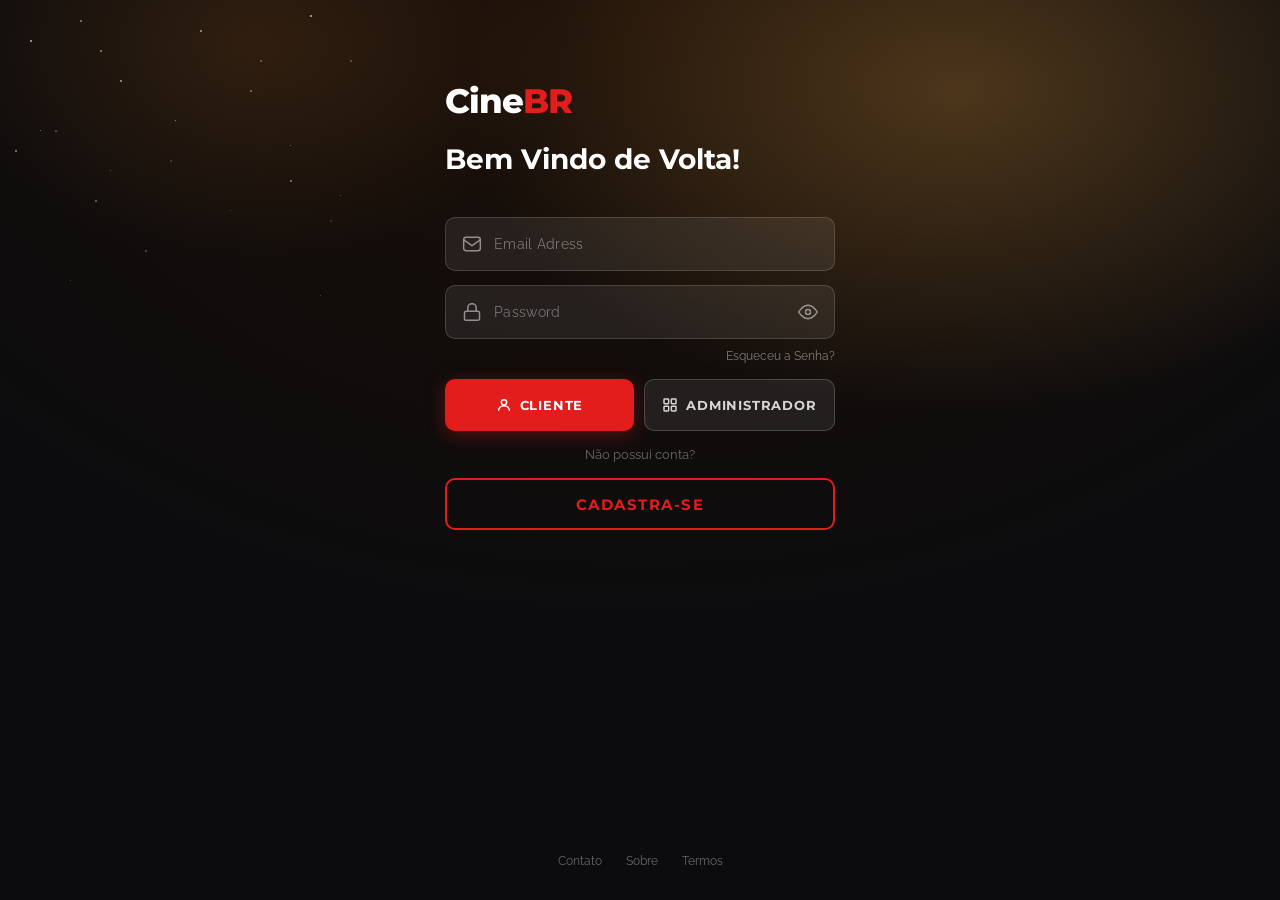
<file: index.html>
<!DOCTYPE html>
<html lang="pt-BR">
<head>
  <meta charset="UTF-8"/>
  <meta name="viewport" content="width=device-width, initial-scale=1.0"/>
  <title>CineBr - Login</title>
  <link href="https://fonts.googleapis.com/css2?family=Montserrat:wght@300;400;600;700;800;900&family=Raleway:wght@300;400;500;600&display=swap" rel="stylesheet"/>
  <link rel="stylesheet" href="style.css"/>
</head>
<body>
<div id="app">
 <div class="phone-shell">
  <div class="star-bg"></div>

  <div class="screen" id="splash">
    <div class="splash-logo">
      <span class="logo-cine">Cine</span><span class="logo-br">BR</span>
    </div>
    <div class="spinner">
      <div class="dot"></div><div class="dot"></div><div class="dot"></div>
      <div class="dot"></div><div class="dot"></div><div class="dot"></div>
      <div class="dot"></div><div class="dot"></div>
    </div>
  </div>

  <div class="screen hidden" id="login">
    <div class="login-top">
      <div class="login-logo">
        <span class="logo-cine">Cine</span><span class="logo-br">BR</span>
      </div>
      <div class="login-title">Bem Vindo de Volta!</div>
    </div>

    <div class="login-form">
      <div class="input-wrap">
        <svg class="input-icon" viewBox="0 0 24 24" fill="none" stroke="white" stroke-width="1.8" stroke-linecap="round" stroke-linejoin="round">
          <rect x="2" y="4" width="20" height="16" rx="3"/><path d="M2 7l10 7 10-7"/>
        </svg>
        <input type="email" placeholder="Email Adress" autocomplete="email"/>
      </div>
      <div class="input-wrap">
        <svg class="input-icon" viewBox="0 0 24 24" fill="none" stroke="white" stroke-width="1.8" stroke-linecap="round" stroke-linejoin="round">
          <rect x="3" y="11" width="18" height="11" rx="2"/><path d="M7 11V7a5 5 0 0 1 10 0v4"/>
        </svg>
        <input type="password" id="pwdLogin" placeholder="Password" autocomplete="current-password"/>
        <button class="eye-btn" onclick="toggleEye('pwdLogin','eyeLogin')" aria-label="Ver senha">
          <svg id="eyeLogin" width="20" height="20" viewBox="0 0 24 24" fill="none" stroke="white" stroke-width="1.8" stroke-linecap="round" stroke-linejoin="round">
            <path d="M1 12s4-8 11-8 11 8 11 8-4 8-11 8-11-8-11-8z"/><circle cx="12" cy="12" r="3"/>
          </svg>
        </button>
      </div>
      <a href="#" class="forgot-link">Esqueceu a Senha?</a>
      <div class="login-role-row">
        <button class="btn-role btn-role-cliente" onclick="goTo('home')">
          <svg width="16" height="16" viewBox="0 0 24 24" fill="none" stroke="currentColor" stroke-width="2.2" stroke-linecap="round" stroke-linejoin="round">
            <circle cx="12" cy="8" r="4"/><path d="M4 20c0-4 3.6-7 8-7s8 3 8 7"/>
          </svg>
          Cliente
        </button>
        <button class="btn-role btn-role-admin" onclick="goTo('admin')">
          <svg width="16" height="16" viewBox="0 0 24 24" fill="none" stroke="currentColor" stroke-width="2.2" stroke-linecap="round" stroke-linejoin="round">
            <rect x="3" y="3" width="7" height="7" rx="1"/><rect x="14" y="3" width="7" height="7" rx="1"/>
            <rect x="3" y="14" width="7" height="7" rx="1"/><rect x="14" y="14" width="7" height="7" rx="1"/>
          </svg>
          Administrador
        </button>
      </div>
      <div class="divider-text">Não possui conta?</div>
      <button class="btn-outline" onclick="goTo('cadastro')">Cadastra-se</button>
    </div>

    <div class="login-footer">
      <a href="#">Contato</a><a href="#">Sobre</a><a href="#">Termos</a>
    </div>
  </div>

  <div class="screen hidden" id="cadastro">
    <div class="cadastro-inner">
      <div class="cadastro-top">
        <div class="login-logo" style="font-size:32px;margin-bottom:16px;">
          <span class="logo-cine">Cine</span><span class="logo-br">BR</span>
        </div>
        <div class="cadastro-title">Cadastre-Se!</div>
      </div>

      <div class="cadastro-form">
        <div class="input-wrap">
          <svg class="input-icon" viewBox="0 0 24 24" fill="none" stroke="white" stroke-width="1.8" stroke-linecap="round" stroke-linejoin="round">
            <circle cx="12" cy="8" r="4"/><path d="M4 20c0-4 3.6-7 8-7s8 3 8 7"/>
          </svg>
          <input type="text" placeholder="Seu Nome" autocomplete="name"/>
        </div>
        <div class="input-wrap">
          <svg class="input-icon" viewBox="0 0 24 24" fill="none" stroke="white" stroke-width="1.8" stroke-linecap="round" stroke-linejoin="round">
            <rect x="2" y="4" width="20" height="16" rx="3"/><path d="M2 7l10 7 10-7"/>
          </svg>
          <input type="email" placeholder="Endereço de e-mail" autocomplete="email"/>
        </div>
        <div class="input-wrap">
          <svg class="input-icon" viewBox="0 0 24 24" fill="none" stroke="white" stroke-width="1.8" stroke-linecap="round" stroke-linejoin="round">
            <rect x="3" y="11" width="18" height="11" rx="2"/><path d="M7 11V7a5 5 0 0 1 10 0v4"/>
          </svg>
          <input type="password" id="pwdCad" placeholder="Senha" autocomplete="new-password"/>
          <button class="eye-btn" onclick="toggleEye('pwdCad','eyeCad')" aria-label="Ver senha">
            <svg id="eyeCad" width="20" height="20" viewBox="0 0 24 24" fill="none" stroke="white" stroke-width="1.8" stroke-linecap="round" stroke-linejoin="round">
              <path d="M1 12s4-8 11-8 11 8 11 8-4 8-11 8-11-8-11-8z"/><circle cx="12" cy="12" r="3"/>
            </svg>
          </button>
        </div>
        <div class="input-wrap">
          <svg class="input-icon" viewBox="0 0 24 24" fill="none" stroke="white" stroke-width="1.8" stroke-linecap="round" stroke-linejoin="round">
            <rect x="3" y="11" width="18" height="11" rx="2"/><path d="M7 11V7a5 5 0 0 1 10 0v4"/>
          </svg>
          <input type="password" id="pwdConf" placeholder="Confirmar Senha" autocomplete="new-password"/>
          <button class="eye-btn" onclick="toggleEye('pwdConf','eyeConf')" aria-label="Ver senha">
            <svg id="eyeConf" width="20" height="20" viewBox="0 0 24 24" fill="none" stroke="white" stroke-width="1.8" stroke-linecap="round" stroke-linejoin="round">
              <path d="M1 12s4-8 11-8 11 8 11 8-4 8-11 8-11-8-11-8z"/><circle cx="12" cy="12" r="3"/>
            </svg>
          </button>
        </div>

        <div>
          <div class="tipo-label">Tipo de Conta</div>
          <div class="tipo-conta">
            <div class="tipo-btn cliente active" onclick="selectTipo(this)">
              <div class="tipo-icon">👤</div>Cliente
            </div>
            <div class="tipo-btn admin" onclick="selectTipo(this)">
              <div class="tipo-icon">⚙️</div>Administrador
            </div>
          </div>
        </div>

        <div class="termos-row">
          <div class="custom-checkbox" id="termosCheck" onclick="toggleCheck()">
            <svg width="11" height="9" viewBox="0 0 11 9" fill="none">
              <path d="M1 4L4 7.5L10 1" stroke="white" stroke-width="2" stroke-linecap="round" stroke-linejoin="round"/>
            </svg>
          </div>
          <span class="termos-text">Concordo com os <a href="#">Termos de Uso</a></span>
        </div>

        <button class="btn-primary" style="margin-top:4px;" onclick="goTo('login')">Cadastrar</button>

        <div class="ja-tem-conta">
          Já tem uma conta? <a onclick="goTo('login')">Fazer login</a>
        </div>
      </div>

      <div class="cadastro-footer">
        <a href="#">Contato</a><a href="#">Sobre</a><a href="#">Termos</a>
      </div>
    </div>
  </div>

 </div>
</div>
<script src="script.js"></script>
</body>
</html>
</file>
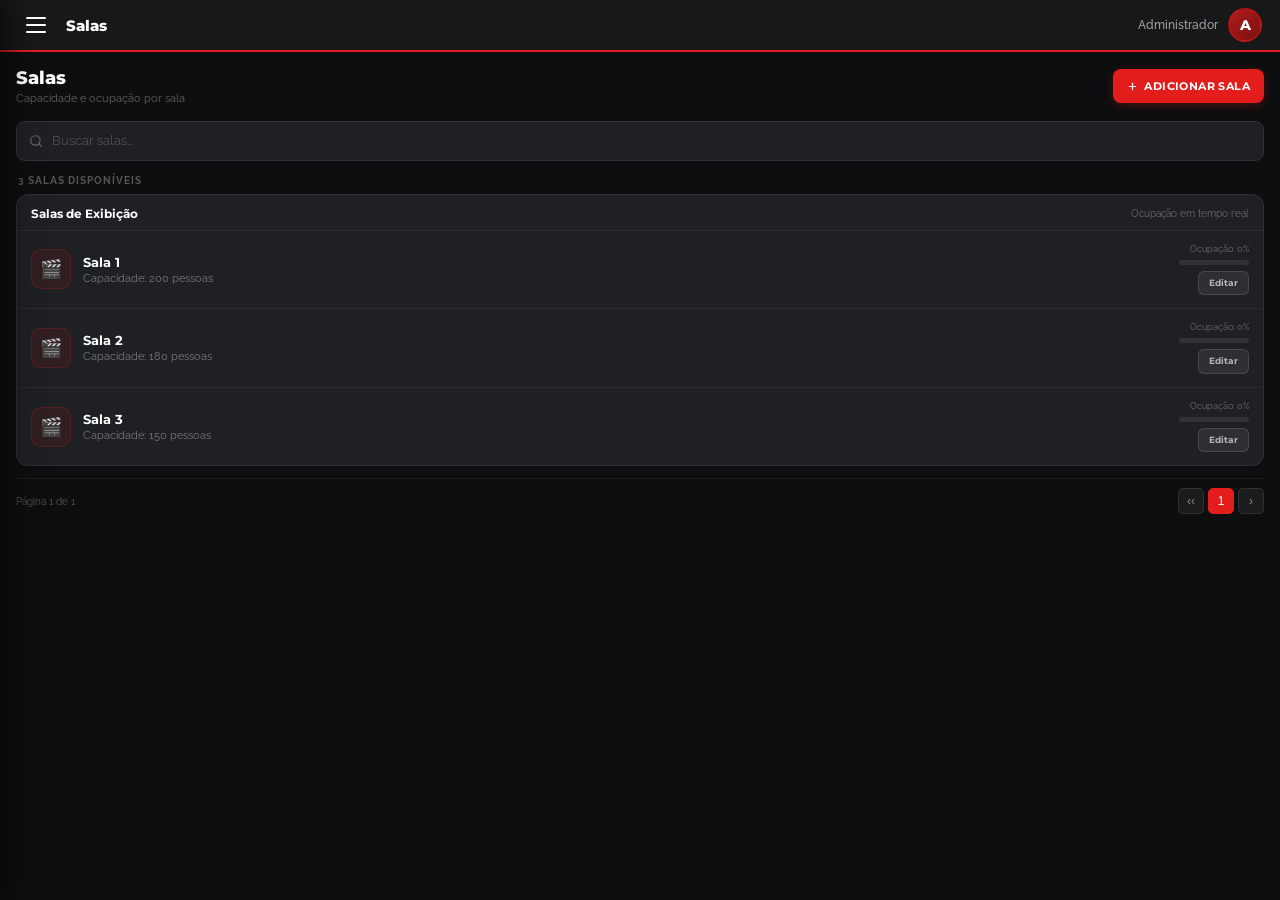
<file: admin-salas.html>
<!DOCTYPE html>
<html lang="pt-BR">
<head>
  <meta charset="UTF-8"/>
  <meta name="viewport" content="width=device-width, initial-scale=1.0"/>
  <title>CineBr - Salas</title>
  <link href="https://fonts.googleapis.com/css2?family=Montserrat:wght@300;400;600;700;800;900&family=Raleway:wght@300;400;500;600&display=swap" rel="stylesheet"/>
  <link rel="stylesheet" href="style.css"/>
</head>
<body>
<div id="app">
 <div class="phone-shell">
  <div class="star-bg"></div>

  <div class="screen" id="admin-dashboard">
    <div class="admin-topbar">
      <div class="admin-topbar-left">
        <button class="admin-hamburger" onclick="openAdminSidebar()" aria-label="Menu">
          <span></span><span></span><span></span>
        </button>
        <div class="admin-topbar-title">Salas</div>
      </div>
      <div class="admin-topbar-right">
        <span class="admin-user-name">Administrador</span>
        <div class="admin-avatar-btn" onclick="_prevScreen='admin-dashboard'; goTo('perfil')" title="Meu Perfil">A</div>
      </div>
    </div>

    <div class="admin-sidebar-overlay" id="adminSidebarOverlay" onclick="closeAdminSidebar()"></div>

    <div class="admin-sidebar" id="adminSidebar">
      <div class="admin-sidebar-head">
        <div class="admin-sidebar-logo"><span class="logo-cine">Cine</span><span class="logo-br">BR</span></div>
        <button class="admin-sidebar-close" onclick="closeAdminSidebar()">
          <svg width="13" height="13" viewBox="0 0 24 24" fill="none" stroke="white" stroke-width="2.5" stroke-linecap="round"><line x1="18" y1="6" x2="6" y2="18"/><line x1="6" y1="6" x2="18" y2="18"/></svg>
        </button>
      </div>

      <div class="admin-sidebar-profile" onclick="closeAdminSidebar(); _prevScreen='admin-dashboard'; goTo('perfil');">
        <div class="admin-sidebar-avatar">A</div>
        <div class="admin-sidebar-profile-info">
          <div class="admin-sidebar-profile-name">Administrador</div>
          <div class="admin-sidebar-profile-role">Acesso total ao sistema</div>
        </div>
      </div>

      <nav class="admin-nav">
        <div class="admin-nav-item" id="navDashboard" onclick="goTo('admin')">
          <svg width="16" height="16" viewBox="0 0 24 24" fill="none" stroke="currentColor" stroke-width="2" stroke-linecap="round" stroke-linejoin="round"><rect x="3" y="3" width="7" height="7" rx="1"/><rect x="14" y="3" width="7" height="7" rx="1"/><rect x="3" y="14" width="7" height="7" rx="1"/><rect x="14" y="14" width="7" height="7" rx="1"/></svg>
          Dashboard
        </div>
        <div class="admin-nav-item" id="navFilmes" onclick="goTo('admin-filmes')">
          <svg width="16" height="16" viewBox="0 0 24 24" fill="none" stroke="currentColor" stroke-width="2" stroke-linecap="round" stroke-linejoin="round"><rect x="2" y="2" width="20" height="20" rx="2"/><path d="M7 2v20M17 2v20M2 12h20M2 7h5M17 7h5M2 17h5M17 17h5"/></svg>
          Filmes
        </div>
        <div class="admin-nav-item active" id="navSalas" onclick="goTo('admin-salas')">
          <svg width="16" height="16" viewBox="0 0 24 24" fill="none" stroke="currentColor" stroke-width="2" stroke-linecap="round" stroke-linejoin="round"><path d="M3 9l9-7 9 7v11a2 2 0 0 1-2 2H5a2 2 0 0 1-2-2z"/><polyline points="9 22 9 12 15 12 15 22"/></svg>
          Salas
        </div>
        <div class="admin-nav-item" id="navSessoes" onclick="goTo('admin-sessoes')">
          <svg width="16" height="16" viewBox="0 0 24 24" fill="none" stroke="currentColor" stroke-width="2" stroke-linecap="round" stroke-linejoin="round"><circle cx="12" cy="12" r="10"/><polyline points="12 6 12 12 16 14"/></svg>
          Sessões
        </div>
        <div class="admin-nav-item" id="navRelatorios" onclick="goTo('admin-relatorios')">
          <svg width="16" height="16" viewBox="0 0 24 24" fill="none" stroke="currentColor" stroke-width="2" stroke-linecap="round" stroke-linejoin="round"><line x1="18" y1="20" x2="18" y2="10"/><line x1="12" y1="20" x2="12" y2="4"/><line x1="6" y1="20" x2="6" y2="14"/></svg>
          Relatórios
        </div>
      </nav>

      <div class="admin-sidebar-bottom">
        <div class="admin-nav-sair" onclick="goTo('login')">
          <svg width="16" height="16" viewBox="0 0 24 24" fill="none" stroke="currentColor" stroke-width="2" stroke-linecap="round" stroke-linejoin="round"><path d="M9 21H5a2 2 0 0 1-2-2V5a2 2 0 0 1 2-2h4"/><polyline points="16 17 21 12 16 7"/><line x1="21" y1="12" x2="9" y2="12"/></svg>
          ↔ Sair
        </div>
      </div>
    </div>

    <div class="admin-main">
      <div class="admin-body">
        <div class="admin-panel-section active" id="panel-salas">
          <div class="adm-page-header">
            <div>
              <div class="adm-page-title">Salas</div>
              <div class="adm-page-sub">Capacidade e ocupação por sala</div>
            </div>
            <button class="adm-add-btn" onclick="showToast('Formulário de nova sala em breve','#3b82f6')">
              <svg width="11" height="11" viewBox="0 0 24 24" fill="none" stroke="currentColor" stroke-width="2.5" stroke-linecap="round"><line x1="12" y1="5" x2="12" y2="19"/><line x1="5" y1="12" x2="19" y2="12"/></svg>
              Adicionar Sala
            </button>
          </div>

          <div class="adm-search">
            <svg width="14" height="14" viewBox="0 0 24 24" fill="none" stroke="white" stroke-width="2" stroke-linecap="round" stroke-linejoin="round"><circle cx="11" cy="11" r="8"/><line x1="21" y1="21" x2="16.65" y2="16.65"/></svg>
            <input type="text" placeholder="Buscar salas..."/>
          </div>

          <div class="adm-section-label">3 salas disponíveis</div>

          <div class="adm-card">
            <div class="adm-card-header">
              <span class="adm-card-header-title">Salas de Exibição</span>
              <span class="adm-card-header-badge">Ocupação em tempo real</span>
            </div>

            <div class="adm-sala-row">
              <div class="adm-sala-icon">🎬</div>
              <div class="adm-sala-info">
                <div class="adm-sala-name">Sala 1</div>
                <div class="adm-sala-cap">Capacidade: 200 pessoas</div>
              </div>
              <div class="adm-sala-right">
                <div class="adm-sala-occ-label">Ocupação: <span id="sala1Pct">0%</span></div>
                <div class="adm-sala-occ-bar-bg">
                  <div class="adm-sala-occ-bar" id="sala1Bar" style="width:0%;background:#E31C1C;"></div>
                </div>
                <button class="adm-btn default" onclick="showToast('Editando Sala 1...','#3b82f6')">Editar</button>
              </div>
            </div>

            <div class="adm-sala-row">
              <div class="adm-sala-icon">🎬</div>
              <div class="adm-sala-info">
                <div class="adm-sala-name">Sala 2</div>
                <div class="adm-sala-cap">Capacidade: 180 pessoas</div>
              </div>
              <div class="adm-sala-right">
                <div class="adm-sala-occ-label">Ocupação: <span id="sala2Pct">0%</span></div>
                <div class="adm-sala-occ-bar-bg">
                  <div class="adm-sala-occ-bar" id="sala2Bar" style="width:0%;background:#c8960c;"></div>
                </div>
                <button class="adm-btn default" onclick="showToast('Editando Sala 2...','#3b82f6')">Editar</button>
              </div>
            </div>

            <div class="adm-sala-row">
              <div class="adm-sala-icon">🎬</div>
              <div class="adm-sala-info">
                <div class="adm-sala-name">Sala 3</div>
                <div class="adm-sala-cap">Capacidade: 150 pessoas</div>
              </div>
              <div class="adm-sala-right">
                <div class="adm-sala-occ-label">Ocupação: <span id="sala3Pct">0%</span></div>
                <div class="adm-sala-occ-bar-bg">
                  <div class="adm-sala-occ-bar" id="sala3Bar" style="width:0%;background:#3b82f6;"></div>
                </div>
                <button class="adm-btn default" onclick="showToast('Editando Sala 3...','#3b82f6')">Editar</button>
              </div>
            </div>
          </div>

          <div class="adm-pagination">
            <span class="adm-pag-info">Página 1 de 1</span>
            <div class="adm-pag-btns">
              <button class="adm-pag-btn">‹‹</button>
              <button class="adm-pag-btn cur">1</button>
              <button class="adm-pag-btn">›</button>
            </div>
          </div>
        </div>
      </div>
    </div>
  </div>

 </div>
</div>
<script src="script.js"></script>
</body>
</html>
</file>
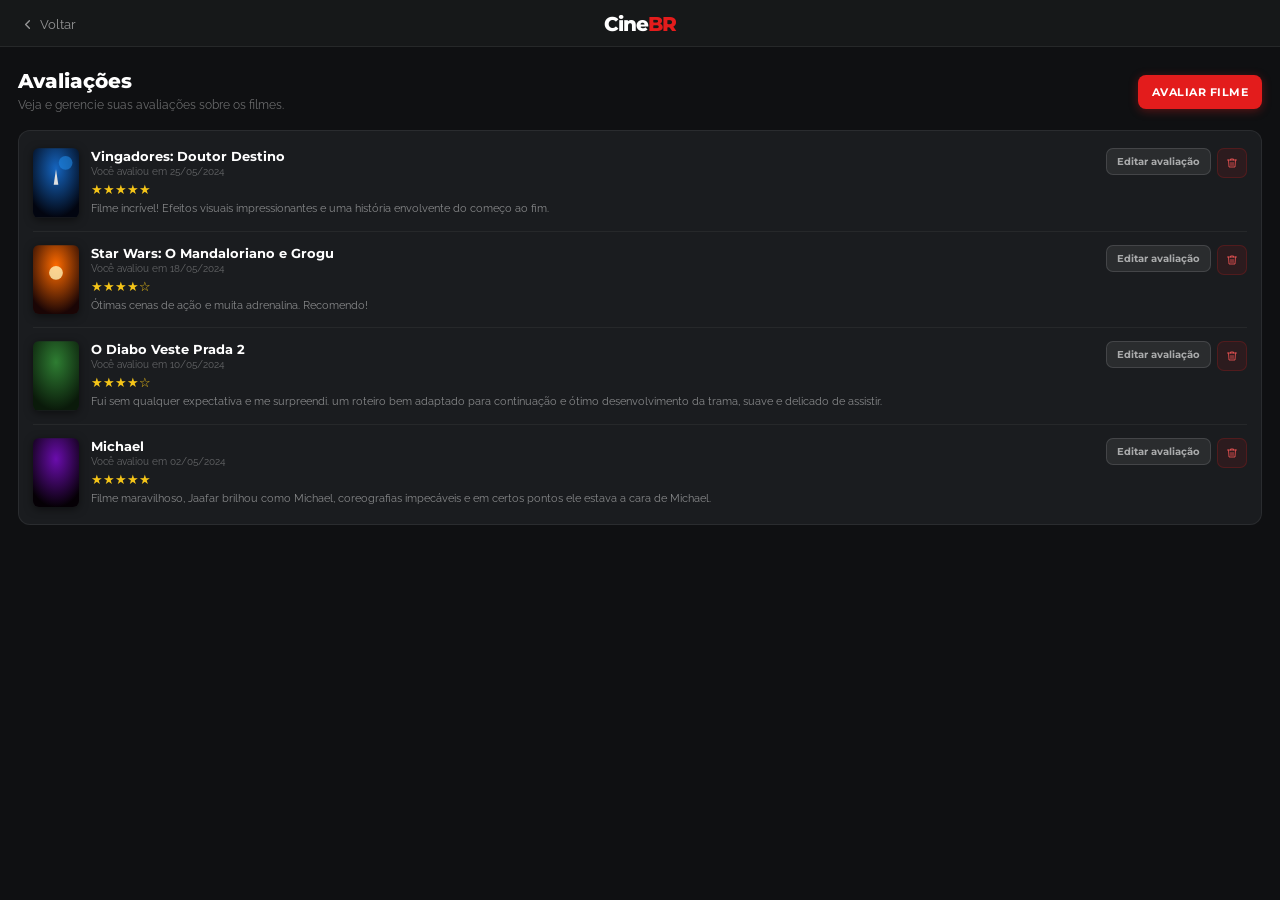
<file: avaliacoes.html>
<!DOCTYPE html>
<html lang="pt-BR">
<head>
  <meta charset="UTF-8"/>
  <meta name="viewport" content="width=device-width, initial-scale=1.0"/>
  <title>CineBr - Avaliações</title>
  <link href="https://fonts.googleapis.com/css2?family=Montserrat:wght@300;400;600;700;800;900&family=Raleway:wght@300;400;500;600&display=swap" rel="stylesheet"/>
  <link rel="stylesheet" href="style.css"/>
</head>
<body>
<div id="app">
 <div class="phone-shell">
  <div class="star-bg"></div>

  <div class="screen sbscreen" id="avaliacoes">
    <div class="sbscreen-topbar">
      <button class="sbscreen-back" onclick="goTo('home')">
        <svg width="15" height="15" viewBox="0 0 24 24" fill="none" stroke="currentColor" stroke-width="2.2" stroke-linecap="round" stroke-linejoin="round"><polyline points="15 18 9 12 15 6"/></svg>
        Voltar
      </button>
      <div class="sbscreen-topbar-logo"><span class="logo-cine">Cine</span><span class="logo-br">BR</span></div>
      <div style="width:56px;"></div>
    </div>
    <div class="sbscreen-body">
      <div class="aval-header-row">
        <div>
          <div class="sbscreen-title">Avaliações</div>
          <div class="sbscreen-subtitle" style="margin-bottom:0;">Veja e gerencie suas avaliações sobre os filmes.</div>
        </div>
        <button class="aval-new-btn" onclick="showToast('Selecione um filme para avaliar','#c8960c')">Avaliar Filme</button>
      </div>
      <div class="sb-panel" style="padding:4px 14px;">
        <div class="aval-item">
          <div class="aval-poster"><svg viewBox="0 0 120 180" xmlns="http://www.w3.org/2000/svg"><defs><radialGradient id="ag1" cx="50%" cy="30%" r="70%"><stop offset="0%" stop-color="#1565c0"/><stop offset="100%" stop-color="#020510"/></radialGradient></defs><rect width="120" height="180" fill="url(#ag1)"/><circle cx="85" cy="38" r="18" fill="#1e88e5" opacity="0.6"/><polygon points="60,55 54,95 66,95" fill="#e0e0e0"/></svg></div>
          <div class="aval-info">
            <div class="aval-title">Vingadores: Doutor Destino</div>
            <div class="aval-date">Você avaliou em 25/05/2024</div>
            <div class="aval-stars" style="color: #f5c518;">★★★★★</div>
            <div class="aval-text">Filme incrível! Efeitos visuais impressionantes e uma história envolvente do começo ao fim.</div>
          </div>
          <div class="aval-actions">
            <button class="aval-edit-btn" onclick="showToast('Editando avaliação...','#3b82f6')">Editar avaliação</button>
            <button class="aval-del-btn" onclick="showToast('Avaliação removida','#E31C1C')"><svg width="12" height="12" viewBox="0 0 24 24" fill="none" stroke="rgba(227,80,80,0.9)" stroke-width="2" stroke-linecap="round" stroke-linejoin="round"><polyline points="3 6 5 6 21 6"/><path d="M19 6l-1 14H6L5 6"/><path d="M10 11v6"/><path d="M14 11v6"/><path d="M9 6V4h6v2"/></svg></button>
          </div>
        </div>
        <div class="aval-item">
          <div class="aval-poster"><svg viewBox="0 0 120 180" xmlns="http://www.w3.org/2000/svg"><defs><radialGradient id="ag2" cx="50%" cy="30%" r="70%"><stop offset="0%" stop-color="#ff6b00"/><stop offset="100%" stop-color="#1a0505"/></radialGradient></defs><rect width="120" height="180" fill="url(#ag2)"/><circle cx="60" cy="72" r="18" fill="rgba(255,240,180,0.8)"/></svg></div>
          <div class="aval-info">
            <div class="aval-title">Star Wars: O Mandaloriano e Grogu</div>
            <div class="aval-date">Você avaliou em 18/05/2024</div>
            <div class="aval-stars" style="color: #f5c518;">★★★★☆</div>
            <div class="aval-text">Ótimas cenas de ação e muita adrenalina. Recomendo!</div>
          </div>
          <div class="aval-actions">
            <button class="aval-edit-btn" onclick="showToast('Editando avaliação...','#3b82f6')">Editar avaliação</button>
            <button class="aval-del-btn" onclick="showToast('Avaliação removida','#E31C1C')"><svg width="12" height="12" viewBox="0 0 24 24" fill="none" stroke="rgba(227,80,80,0.9)" stroke-width="2" stroke-linecap="round" stroke-linejoin="round"><polyline points="3 6 5 6 21 6"/><path d="M19 6l-1 14H6L5 6"/><path d="M10 11v6"/><path d="M14 11v6"/><path d="M9 6V4h6v2"/></svg></button>
          </div>
        </div>
        <div class="aval-item">
          <div class="aval-poster"><svg viewBox="0 0 120 180" xmlns="http://www.w3.org/2000/svg"><defs><radialGradient id="ag3" cx="50%" cy="30%" r="70%"><stop offset="0%" stop-color="#2e7d32"/><stop offset="100%" stop-color="#0a1a0a"/></radialGradient></defs><rect width="120" height="180" fill="url(#ag3)"/></svg></div>
          <div class="aval-info">
            <div class="aval-title">O Diabo Veste Prada 2</div>
            <div class="aval-date">Você avaliou em 10/05/2024</div>
            <div class="aval-stars" style="color: #f5c518;">★★★★☆</div>
            <div class="aval-text">Fui sem qualquer expectativa e me surpreendi. um roteiro bem adaptado para continuação e ótimo desenvolvimento da trama, suave e delicado de assistir.</div>
          </div>
          <div class="aval-actions">
            <button class="aval-edit-btn" onclick="showToast('Editando avaliação...','#3b82f6')">Editar avaliação</button>
            <button class="aval-del-btn" onclick="showToast('Avaliação removida','#E31C1C')"><svg width="12" height="12" viewBox="0 0 24 24" fill="none" stroke="rgba(227,80,80,0.9)" stroke-width="2" stroke-linecap="round" stroke-linejoin="round"><polyline points="3 6 5 6 21 6"/><path d="M19 6l-1 14H6L5 6"/><path d="M10 11v6"/><path d="M14 11v6"/><path d="M9 6V4h6v2"/></svg></button>
          </div>
        </div>
        <div class="aval-item">
          <div class="aval-poster"><svg viewBox="0 0 120 180" xmlns="http://www.w3.org/2000/svg"><defs><radialGradient id="ag4" cx="50%" cy="30%" r="70%"><stop offset="0%" stop-color="#6a0dad"/><stop offset="100%" stop-color="#050005"/></radialGradient></defs><rect width="120" height="180" fill="url(#ag4)"/></svg></div>
          <div class="aval-info">
            <div class="aval-title">Michael</div>
            <div class="aval-date">Você avaliou em 02/05/2024</div>
            <div class="aval-stars" style="color: #f5c518;">★★★★★</div>
            <div class="aval-text">Filme maravilhoso, Jaafar brilhou como Michael, coreografias impecáveis e em certos pontos ele estava a cara de Michael.</div>
          </div>
          <div class="aval-actions">
            <button class="aval-edit-btn" onclick="showToast('Editando avaliação...','#3b82f6')">Editar avaliação</button>
            <button class="aval-del-btn" onclick="showToast('Avaliação removida','#E31C1C')"><svg width="12" height="12" viewBox="0 0 24 24" fill="none" stroke="rgba(227,80,80,0.9)" stroke-width="2" stroke-linecap="round" stroke-linejoin="round"><polyline points="3 6 5 6 21 6"/><path d="M19 6l-1 14H6L5 6"/><path d="M10 11v6"/><path d="M14 11v6"/><path d="M9 6V4h6v2"/></svg></button>
          </div>
        </div>
      </div>
    </div>
  </div>

 </div>
</div>
<script src="script.js"></script>
</body>
</html>
</file>
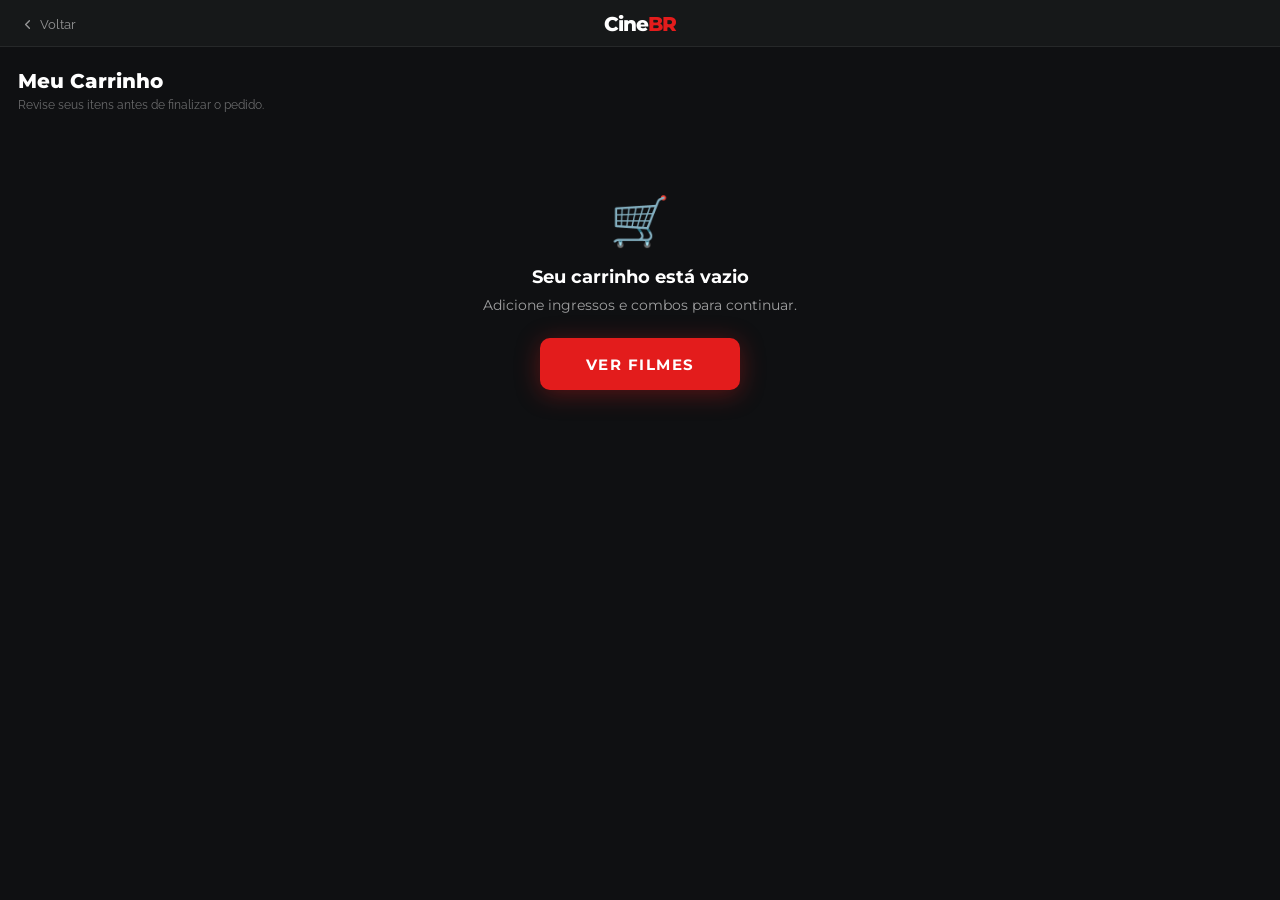
<file: carrinho.html>
<!DOCTYPE html>
<html lang="pt-BR">
<head>
  <meta charset="UTF-8"/>
  <meta name="viewport" content="width=device-width, initial-scale=1.0"/>
  <title>CineBr - Meu Carrinho</title>
  <link href="https://fonts.googleapis.com/css2?family=Montserrat:wght@300;400;600;700;800;900&family=Raleway:wght@300;400;500;600&display=swap" rel="stylesheet"/>
  <link rel="stylesheet" href="style.css"/>
</head>
<body>
<div id="app">
 <div class="phone-shell">
  <div class="star-bg"></div>

  <div class="screen sbscreen" id="carrinho">
    <div class="sbscreen-topbar">
      <button class="sbscreen-back" onclick="window.history.back()">
        <svg width="15" height="15" viewBox="0 0 24 24" fill="none" stroke="currentColor" stroke-width="2.2" stroke-linecap="round" stroke-linejoin="round"><polyline points="15 18 9 12 15 6"/></svg>
        Voltar
      </button>
      <div class="sbscreen-topbar-logo"><span class="logo-cine">Cine</span><span class="logo-br">BR</span></div>
      <div style="width:56px;"></div>
    </div>
    
    <div class="sbscreen-body">
      <div class="sbscreen-title">Meu Carrinho</div>
      <div class="sbscreen-subtitle">Revise seus itens antes de finalizar o pedido.</div>

      <div id="cartEmpty" style="display:none; text-align:center; padding: 60px 20px;">
        <div style="font-size:48px; margin-bottom:16px;">🛒</div>
        <div style="color:#fff; font-weight:700; font-size:18px; margin-bottom:8px;">Seu carrinho está vazio</div>
        <div style="color:rgba(255,255,255,0.6); font-size:14px; margin-bottom:24px;">Adicione ingressos e combos para continuar.</div>
        <button class="btn-primary" onclick="goTo('home')" style="max-width: 200px; margin: 0 auto;">Ver Filmes</button>
      </div>

      <div id="cartContent">
        <div class="sb-panel">
          <div style="display:flex; gap:16px; align-items:center;">
            <div id="cartPoster" style="width:65px; height:100px; border-radius:6px; overflow:hidden; box-shadow: 0 4px 10px rgba(0,0,0,0.5);">
              </div>
            <div style="flex:1;">
              <div id="cartMovieName" style="color:#fff; font-weight:700; font-size:16px; margin-bottom: 4px;">Nome do Filme</div>
              <div id="cartSession" style="color:rgba(255,255,255,0.6); font-size:12px; margin-bottom: 4px;">Sessão: --</div>
              <div style="color:#3b82f6; font-size:12px; font-weight:600; display:flex; align-items:center; gap:4px;">
                <svg width="12" height="12" viewBox="0 0 24 24" fill="none" stroke="currentColor" stroke-width="2" stroke-linecap="round" stroke-linejoin="round"><path d="M20 21v-2a4 4 0 0 0-4-4H8a4 4 0 0 0-4 4v2"/><circle cx="12" cy="7" r="4"/></svg>
                Assentos: <span id="cartSeats">--</span>
              </div>
            </div>
            <div style="text-align:right;">
              <div id="cartQtyBadge" style="background:rgba(255,255,255,0.1); color:#fff; font-size:11px; font-weight:700; padding:4px 8px; border-radius:12px; display:inline-block; margin-bottom:8px;">0 un.</div>
              <div id="cartPrice" style="color:#fff; font-weight:800; font-size:16px;">R$ 0,00</div>
            </div>
          </div>
          <div style="margin-top:16px; display:flex; justify-content:flex-end;">
            <button class="aval-del-btn" style="padding:8px 16px; background:rgba(227,28,28,0.1); color:#E31C1C; border:none; border-radius:6px; font-weight:700; font-size:12px; cursor:pointer;" onclick="clearCart()">Remover Itens</button>
          </div>
        </div>

        <div class="sb-panel" style="margin-top:16px;">
          <div style="display:flex; justify-content:space-between; margin-bottom:12px; font-size:14px;">
            <span style="color:rgba(255,255,255,0.7);">Subtotal</span>
            <span id="cartSubtotal" style="color:#fff; font-weight:600;">R$ 0,00</span>
          </div>
          <div style="display:flex; justify-content:space-between; margin-bottom:12px; font-size:14px;">
            <span style="color:rgba(255,255,255,0.7);">Taxa de Conveniência</span>
            <span style="color:#22c55e; font-weight:700;">Grátis</span>
          </div>
          <div style="height:1px; background:rgba(255,255,255,0.1); margin:16px 0;"></div>
          <div style="display:flex; justify-content:space-between; font-size:18px; align-items:center;">
            <span style="color:#fff; font-weight:800;">Total</span>
            <span id="cartTotalFinal" style="color:#E31C1C; font-weight:900; font-size:22px;">R$ 0,00</span>
          </div>

          <button class="btn-primary" style="margin-top:24px; height:48px; font-size:15px;" onclick="goTo('confirm')">Ir para Pagamento</button>
        </div>
      </div>

    </div>
  </div>

 </div>
</div>
<script src="script.js"></script>
<script>setTimeout(renderCartPage, 50);</script>
</body>
</html>
</file>
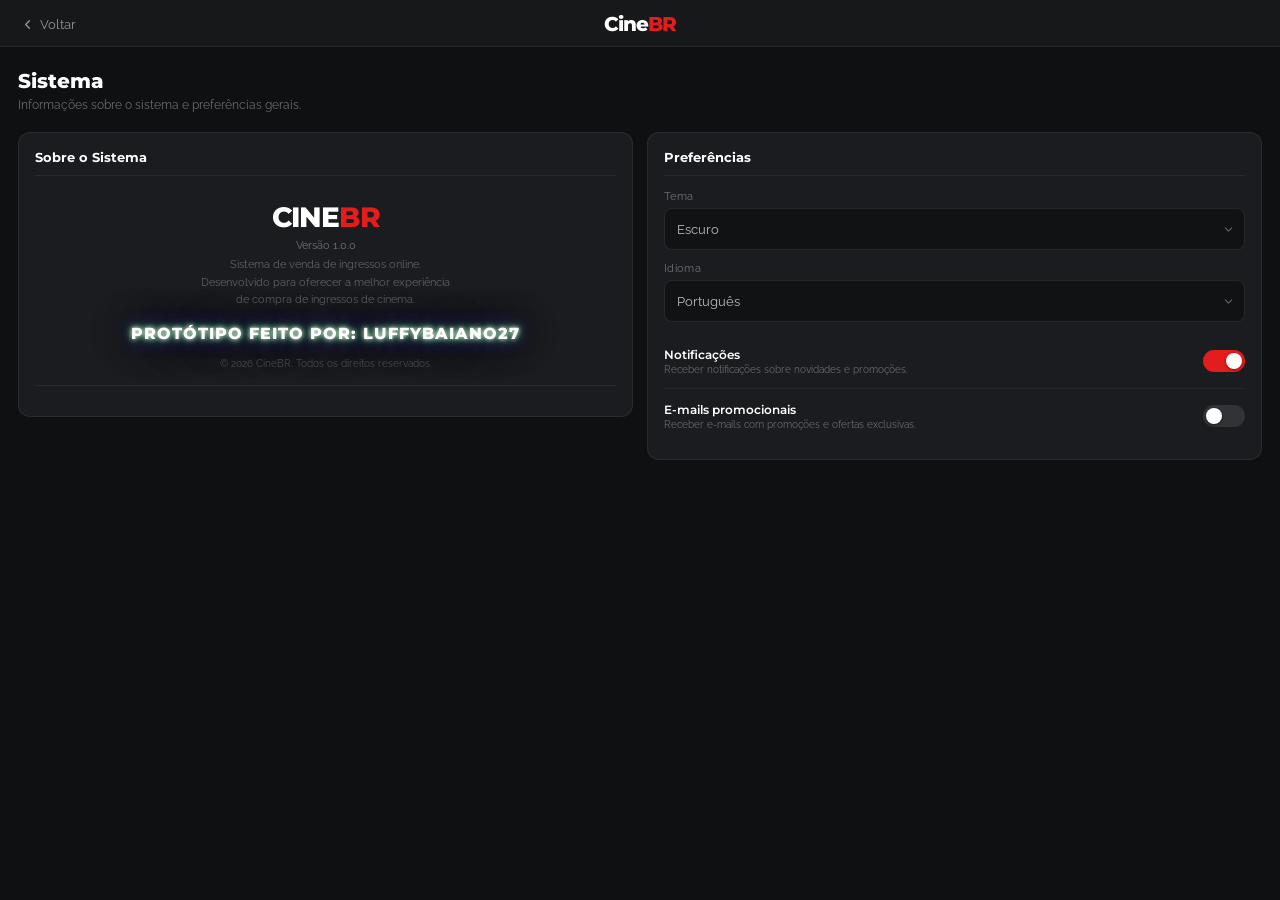
<file: configuracoes.html>
<!DOCTYPE html>
<html lang="pt-BR">
<head>
  <meta charset="UTF-8"/>
  <meta name="viewport" content="width=device-width, initial-scale=1.0"/>
  <title>CineBr - Configurações</title>
  <link href="https://fonts.googleapis.com/css2?family=Montserrat:wght@300;400;600;700;800;900&family=Raleway:wght@300;400;500;600&display=swap" rel="stylesheet"/>
  <link rel="stylesheet" href="style.css"/>
</head>
<body>
<div id="app">
 <div class="phone-shell">
  <div class="star-bg"></div>

  <div class="screen sbscreen" id="configuracoes">
    <div class="sbscreen-topbar">
      <button class="sbscreen-back" onclick="goTo('home')">
        <svg width="15" height="15" viewBox="0 0 24 24" fill="none" stroke="currentColor" stroke-width="2.2" stroke-linecap="round" stroke-linejoin="round"><polyline points="15 18 9 12 15 6"/></svg>
        Voltar
      </button>
      <div class="sbscreen-topbar-logo"><span class="logo-cine">Cine</span><span class="logo-br">BR</span></div>
      <div style="width:56px;"></div>
    </div>
    <div class="sbscreen-body">
      <div class="sbscreen-title">Sistema</div>
      <div class="sbscreen-subtitle">Informações sobre o sistema e preferências gerais.</div>
      <div class="sb-two-col">
        <div class="sb-panel">
          <div class="sb-panel-title">Sobre o Sistema</div>
          <div class="config-app-center">
            <div><span class="logo-cine" style="font-size:28px;">CINE</span><span class="logo-br" style="font-size:28px;">BR</span></div>
            <div class="config-app-version">Versão 1.0.0</div>
            <div class="config-app-desc">Sistema de venda de ingressos online.<br/>Desenvolvido para oferecer a melhor experiência<br/>de compra de ingressos de cinema.</div>
            
            <!-- EASTER EGG LUFFYBAIANO27 -->
            <div style="color: #fff; text-shadow: 0 0 5px #fff, 0 0 10px #2de31c, 0 0 20px #3d1ce3, 0 0 40px #000000; font-weight: 800; font-family: 'Montserrat', sans-serif; letter-spacing: 1px; margin-top: 15px; text-transform: uppercase;">Protótipo feito por: LuffyBaiano27</div>
            
            <div class="config-copyright" style="margin-top: 15px;">© 2026 CineBR. Todos os direitos reservados.</div>
          </div>
        </div>
        <div class="sb-panel">
          <div class="sb-panel-title">Preferências</div>
          <div class="sb-field">
            <label>Tema</label>
            <div class="sb-select-wrap">
              <select class="sb-select"><option selected>Escuro</option><option>Claro</option><option>Sistema</option></select>
              <svg width="13" height="13" viewBox="0 0 24 24" fill="none" stroke="white" stroke-width="2" stroke-linecap="round" stroke-linejoin="round"><polyline points="6 9 12 15 18 9"/></svg>
            </div>
          </div>
          <div class="sb-field">
            <label>Idioma</label>
            <div class="sb-select-wrap">
              <select class="sb-select"><option selected>Português</option><option>English</option><option>Español</option></select>
              <svg width="13" height="13" viewBox="0 0 24 24" fill="none" stroke="white" stroke-width="2" stroke-linecap="round" stroke-linejoin="round"><polyline points="6 9 12 15 18 9"/></svg>
            </div>
          </div>
          <div class="config-row">
            <div><div class="config-row-label">Notificações</div><div class="config-row-sub">Receber notificações sobre novidades e promoções.</div></div>
            <button class="toggle-switch on" onclick="this.classList.toggle('on')"></button>
          </div>
          <div class="config-row">
            <div><div class="config-row-label">E-mails promocionais</div><div class="config-row-sub">Receber e-mails com promoções e ofertas exclusivas.</div></div>
            <button class="toggle-switch" onclick="this.classList.toggle('on')"></button>
          </div>
        </div>
      </div>
    </div>
  </div>

 </div>
</div>
<script src="script.js"></script>
</body>
</html>
</file>
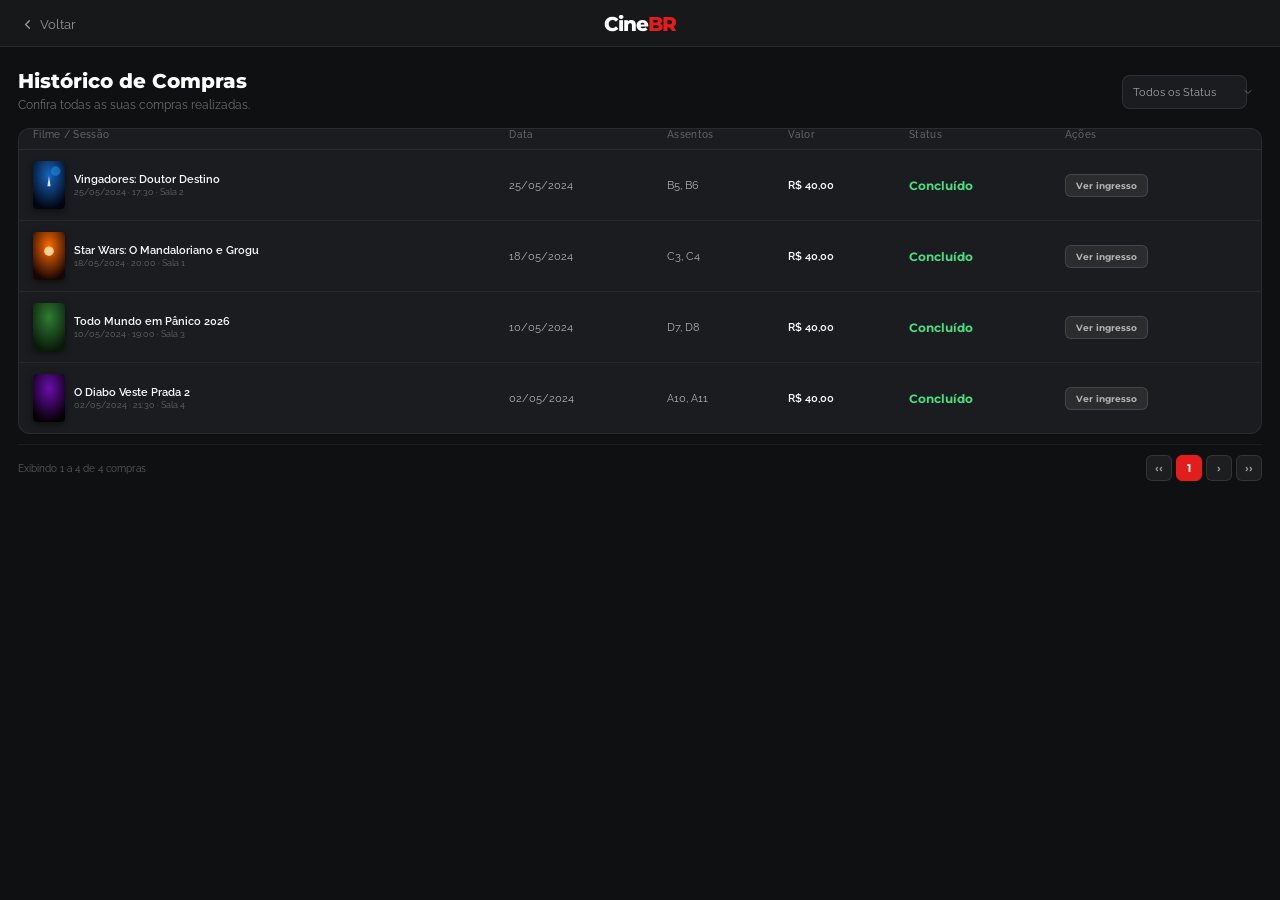
<file: historico.html>
<!DOCTYPE html>
<html lang="pt-BR">
<head>
  <meta charset="UTF-8"/>
  <meta name="viewport" content="width=device-width, initial-scale=1.0"/>
  <title>CineBr - Histórico</title>
  <link href="https://fonts.googleapis.com/css2?family=Montserrat:wght@300;400;600;700;800;900&family=Raleway:wght@300;400;500;600&display=swap" rel="stylesheet"/>
  <link rel="stylesheet" href="style.css"/>
</head>
<body>
<div id="app">
 <div class="phone-shell">
  <div class="star-bg"></div>

  <div class="screen sbscreen" id="historico">
    <div class="sbscreen-topbar">
      <button class="sbscreen-back" onclick="goTo('home')">
        <svg width="15" height="15" viewBox="0 0 24 24" fill="none" stroke="currentColor" stroke-width="2.2" stroke-linecap="round" stroke-linejoin="round"><polyline points="15 18 9 12 15 6"/></svg>
        Voltar
      </button>
      <div class="sbscreen-topbar-logo"><span class="logo-cine">Cine</span><span class="logo-br">BR</span></div>
      <div style="width:56px;"></div>
    </div>
    <div class="sbscreen-body">
      <div style="display:flex;align-items:flex-start;justify-content:space-between;flex-wrap:wrap;gap:8px;margin-bottom:4px;">
        <div>
          <div class="sbscreen-title">Histórico de Compras</div>
          <div class="sbscreen-subtitle" style="margin-bottom:0;">Confira todas as suas compras realizadas.</div>
        </div>
        <div class="sb-select-wrap" style="width:140px;margin-top:6px;">
          <select class="hist-filter-select">
            <option>Todos os Status</option>
            <option>Concluído</option>
            <option>Pendente</option>
          </select>
          <svg width="12" height="12" viewBox="0 0 24 24" fill="none" stroke="white" stroke-width="2" stroke-linecap="round" stroke-linejoin="round" style="right:8px;"><polyline points="6 9 12 15 18 9"/></svg>
        </div>
      </div>
      <div class="sb-panel" style="padding:0;overflow:hidden;margin-top:14px;">
        <table class="hist-table">
          <thead><tr>
            <th style="padding-left:14px;">Filme / Sessão</th>
            <th>Data</th><th>Assentos</th><th>Valor</th><th>Status</th>
            <th style="padding-right:14px;">Ações</th>
          </tr></thead>
          <tbody>
            <tr>
              <td style="padding-left:14px;"><div class="hist-movie-cell"><div class="hist-poster"><svg viewBox="0 0 120 180" xmlns="http://www.w3.org/2000/svg"><defs><radialGradient id="ps1" cx="50%" cy="30%" r="70%"><stop offset="0%" stop-color="#1565c0"/><stop offset="100%" stop-color="#020510"/></radialGradient></defs><rect width="120" height="180" fill="url(#ps1)"/><circle cx="85" cy="38" r="18" fill="#1e88e5" opacity="0.6"/><polygon points="60,55 54,95 66,95" fill="#e0e0e0"/></svg></div><div><div class="hist-movie-name">Vingadores: Doutor Destino</div><div class="hist-movie-meta">25/05/2024 · 17:30 · Sala 2</div></div></div></td>
              <td>25/05/2024</td><td>B5, B6</td>
              <td style="color:#fff;font-weight:600;">R$ 40,00</td>
              <td><span class="status-concluido">Concluído</span></td>
              <td style="padding-right:14px;"><button class="hist-ver-btn" onclick="showToast('Abrindo ingresso...','#3b82f6')">Ver ingresso</button></td>
            </tr>
            <tr>
              <td style="padding-left:14px;"><div class="hist-movie-cell"><div class="hist-poster"><svg viewBox="0 0 120 180" xmlns="http://www.w3.org/2000/svg"><defs><radialGradient id="ps2" cx="50%" cy="30%" r="70%"><stop offset="0%" stop-color="#ff6b00"/><stop offset="100%" stop-color="#1a0505"/></radialGradient></defs><rect width="120" height="180" fill="url(#ps2)"/><circle cx="60" cy="72" r="18" fill="rgba(255,240,180,0.8)"/></svg></div><div><div class="hist-movie-name">Star Wars: O Mandaloriano e Grogu</div><div class="hist-movie-meta">18/05/2024 · 20:00 · Sala 1</div></div></div></td>
              <td>18/05/2024</td><td>C3, C4</td>
              <td style="color:#fff;font-weight:600;">R$ 40,00</td>
              <td><span class="status-concluido">Concluído</span></td>
              <td style="padding-right:14px;"><button class="hist-ver-btn" onclick="showToast('Abrindo ingresso...','#3b82f6')">Ver ingresso</button></td>
            </tr>
            <tr>
              <td style="padding-left:14px;"><div class="hist-movie-cell"><div class="hist-poster"><svg viewBox="0 0 120 180" xmlns="http://www.w3.org/2000/svg"><defs><radialGradient id="ps3" cx="50%" cy="30%" r="70%"><stop offset="0%" stop-color="#2e7d32"/><stop offset="100%" stop-color="#0a1a0a"/></radialGradient></defs><rect width="120" height="180" fill="url(#ps3)"/></svg></div><div><div class="hist-movie-name">Todo Mundo em Pânico 2026</div><div class="hist-movie-meta">10/05/2024 · 19:00 · Sala 3</div></div></div></td>
              <td>10/05/2024</td><td>D7, D8</td>
              <td style="color:#fff;font-weight:600;">R$ 40,00</td>
              <td><span class="status-concluido">Concluído</span></td>
              <td style="padding-right:14px;"><button class="hist-ver-btn" onclick="showToast('Abrindo ingresso...','#3b82f6')">Ver ingresso</button></td>
            </tr>
            <tr>
              <td style="padding-left:14px;"><div class="hist-movie-cell"><div class="hist-poster"><svg viewBox="0 0 120 180" xmlns="http://www.w3.org/2000/svg"><defs><radialGradient id="ps4" cx="50%" cy="30%" r="70%"><stop offset="0%" stop-color="#6a0dad"/><stop offset="100%" stop-color="#050005"/></radialGradient></defs><rect width="120" height="180" fill="url(#ps4)"/></svg></div><div><div class="hist-movie-name">O Diabo Veste Prada 2</div><div class="hist-movie-meta">02/05/2024 · 21:30 · Sala 4</div></div></div></td>
              <td>02/05/2024</td><td>A10, A11</td>
              <td style="color:#fff;font-weight:600;">R$ 40,00</td>
              <td><span class="status-concluido">Concluído</span></td>
              <td style="padding-right:14px;"><button class="hist-ver-btn" onclick="showToast('Abrindo ingresso...','#3b82f6')">Ver ingresso</button></td>
            </tr>
          </tbody>
        </table>
      </div>
      <div class="hist-pagination">
        <span class="hist-pag-info">Exibindo 1 a 4 de 4 compras</span>
        <div class="hist-pag-btns">
          <button class="hist-pag-btn">‹‹</button>
          <button class="hist-pag-btn active">1</button>
          <button class="hist-pag-btn">›</button>
          <button class="hist-pag-btn">››</button>
        </div>
      </div>
    </div>
  </div>

 </div>
</div>
<script src="script.js"></script>
</body>
</html>
</file>
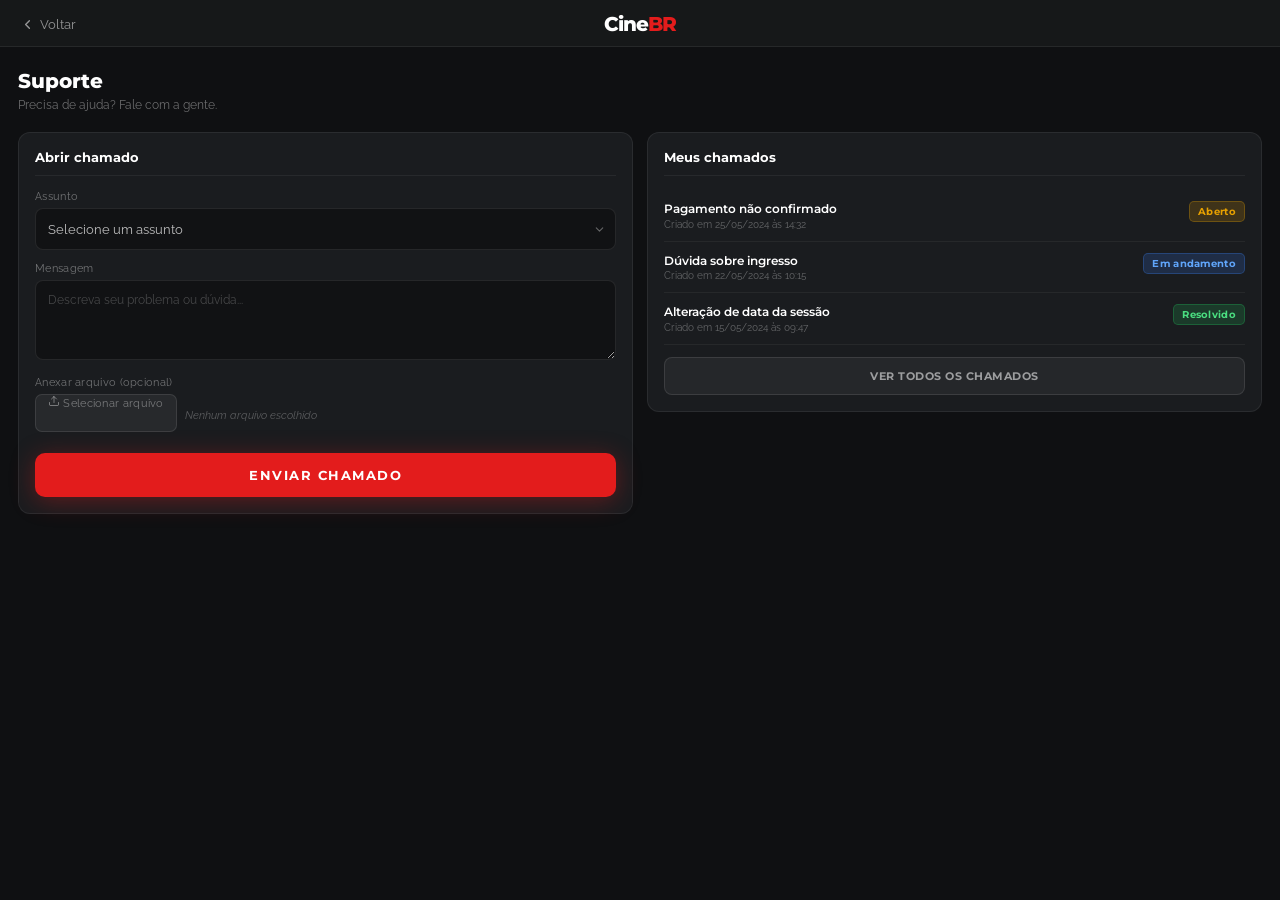
<file: painel-cliente.html>
<!DOCTYPE html>
<html lang="pt-BR">
<head>
  <meta charset="UTF-8"/>
  <meta name="viewport" content="width=device-width, initial-scale=1.0"/>
  <title>CineBr - Suporte</title>
  <link href="https://fonts.googleapis.com/css2?family=Montserrat:wght@300;400;600;700;800;900&family=Raleway:wght@300;400;500;600&display=swap" rel="stylesheet"/>
  <link rel="stylesheet" href="style.css"/>
</head>
<body>
<div id="app">
 <div class="phone-shell">
  <div class="star-bg"></div>

  <div class="screen sbscreen" id="suporte">
    <div class="sbscreen-topbar">
      <button class="sbscreen-back" onclick="goTo('home')">
        <svg width="15" height="15" viewBox="0 0 24 24" fill="none" stroke="currentColor" stroke-width="2.2" stroke-linecap="round" stroke-linejoin="round"><polyline points="15 18 9 12 15 6"/></svg>
        Voltar
      </button>
      <div class="sbscreen-topbar-logo"><span class="logo-cine">Cine</span><span class="logo-br">BR</span></div>
      <div style="width:56px;"></div>
    </div>
    <div class="sbscreen-body">
      <div class="sbscreen-title">Suporte</div>
      <div class="sbscreen-subtitle">Precisa de ajuda? Fale com a gente.</div>
      <div class="sb-two-col">
        <div class="sb-panel">
          <div class="sb-panel-title">Abrir chamado</div>
          <div class="sb-field">
            <label>Assunto</label>
            <div class="sb-select-wrap">
              <select class="sb-select">
                <option value="">Selecione um assunto</option>
                <option>Problema com pagamento</option>
                <option>Ingresso não recebido</option>
                <option>Alteração de sessão</option>
                <option>Dúvida sobre ingresso</option>
                <option>Outro</option>
              </select>
              <svg width="13" height="13" viewBox="0 0 24 24" fill="none" stroke="white" stroke-width="2" stroke-linecap="round" stroke-linejoin="round"><polyline points="6 9 12 15 18 9"/></svg>
            </div>
          </div>
          <div class="sb-field">
            <label>Mensagem</label>
            <textarea class="sb-textarea" placeholder="Descreva seu problema ou dúvida..."></textarea>
          </div>
          <div class="sb-field">
            <label>Anexar arquivo (opcional)</label>
            <div class="sb-file-row">
              <label class="sb-file-btn">
                <svg width="12" height="12" viewBox="0 0 24 24" fill="none" stroke="currentColor" stroke-width="2" stroke-linecap="round" stroke-linejoin="round"><path d="M21 15v4a2 2 0 0 1-2 2H5a2 2 0 0 1-2-2v-4"/><polyline points="17 8 12 3 7 8"/><line x1="12" y1="3" x2="12" y2="15"/></svg>
                Selecionar arquivo
                <input type="file" style="display:none;" onchange="this.closest('.sb-file-row').querySelector('.sb-file-name').textContent=this.files[0]?.name||'Nenhum arquivo escolhido'"/>
              </label>
              <span class="sb-file-name">Nenhum arquivo escolhido</span>
            </div>
          </div>
          <button class="btn-primary" style="height:44px;font-size:13px;margin-top:4px;" onclick="showToast('✓ Chamado enviado com sucesso!','#22c55e')">Enviar Chamado</button>
        </div>
        <div class="sb-panel">
          <div class="sb-panel-title">Meus chamados</div>
          <div class="chamado-item">
            <div class="chamado-info">
              <div class="chamado-title">Pagamento não confirmado</div>
              <div class="chamado-date">Criado em 25/05/2024 às 14:32</div>
            </div>
            <span class="status-badge status-aberto">Aberto</span>
          </div>
          <div class="chamado-item">
            <div class="chamado-info">
              <div class="chamado-title">Dúvida sobre ingresso</div>
              <div class="chamado-date">Criado em 22/05/2024 às 10:15</div>
            </div>
            <span class="status-badge status-andamento">Em andamento</span>
          </div>
          <div class="chamado-item">
            <div class="chamado-info">
              <div class="chamado-title">Alteração de data da sessão</div>
              <div class="chamado-date">Criado em 15/05/2024 às 09:47</div>
            </div>
            <span class="status-badge status-resolvido">Resolvido</span>
          </div>
          <button class="sb-ver-chamados">Ver todos os chamados</button>
        </div>
      </div>
    </div>
  </div>

 </div>
</div>
<script src="script.js"></script>
</body>
</html>
</file>
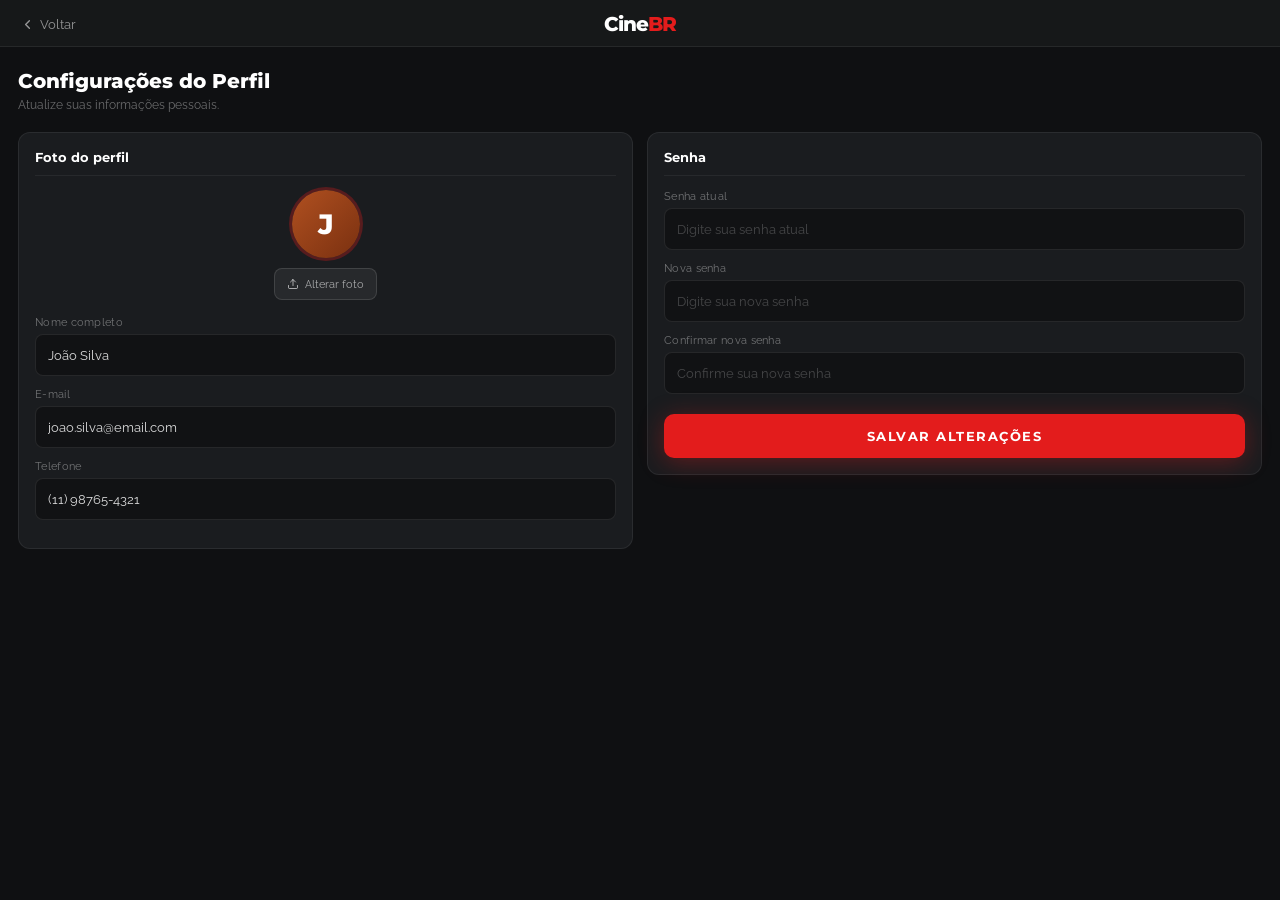
<file: perfil.html>
<!DOCTYPE html>
<html lang="pt-BR">
<head>
  <meta charset="UTF-8"/>
  <meta name="viewport" content="width=device-width, initial-scale=1.0"/>
  <title>CineBr - Perfil</title>
  <link href="https://fonts.googleapis.com/css2?family=Montserrat:wght@300;400;600;700;800;900&family=Raleway:wght@300;400;500;600&display=swap" rel="stylesheet"/>
  <link rel="stylesheet" href="style.css"/>
</head>
<body>
<div id="app">
 <div class="phone-shell">
  <div class="star-bg"></div>

  <div class="screen sbscreen" id="perfil">
    <div class="sbscreen-topbar">
      <button class="sbscreen-back" onclick="goToFromPerfil()">
        <svg width="15" height="15" viewBox="0 0 24 24" fill="none" stroke="currentColor" stroke-width="2.2" stroke-linecap="round" stroke-linejoin="round"><polyline points="15 18 9 12 15 6"/></svg>
        Voltar
      </button>
      <div class="sbscreen-topbar-logo"><span class="logo-cine">Cine</span><span class="logo-br">BR</span></div>
      <div style="width:56px;"></div>
    </div>

    <div class="sbscreen-body">
      <div class="sbscreen-title">Configurações do Perfil</div>
      <div class="sbscreen-subtitle">Atualize suas informações pessoais.</div>
      <div class="sb-two-col">
        <div class="sb-panel">
          <div class="sb-panel-title">Foto do perfil</div>
          <div class="perfil-avatar-wrap">
            <div class="perfil-avatar-circle">J</div>
            <button class="perfil-alter-btn">
              <svg width="12" height="12" viewBox="0 0 24 24" fill="none" stroke="currentColor" stroke-width="2" stroke-linecap="round" stroke-linejoin="round"><path d="M21 15v4a2 2 0 0 1-2 2H5a2 2 0 0 1-2-2v-4"/><polyline points="17 8 12 3 7 8"/><line x1="12" y1="3" x2="12" y2="15"/></svg>
              Alterar foto
            </button>
          </div>
          <div class="sb-field">
            <label>Nome completo</label>
            <input class="sb-input" type="text" value="João Silva"/>
          </div>
          <div class="sb-field">
            <label>E-mail</label>
            <input class="sb-input" type="email" value="joao.silva@email.com"/>
          </div>
          <div class="sb-field">
            <label>Telefone</label>
            <input class="sb-input" type="tel" value="(11) 98765-4321"/>
          </div>
        </div>

        <div class="sb-panel">
          <div class="sb-panel-title">Senha</div>
          <div class="sb-field">
            <label>Senha atual</label>
            <input class="sb-input" type="password" placeholder="Digite sua senha atual"/>
          </div>
          <div class="sb-field">
            <label>Nova senha</label>
            <input class="sb-input" type="password" placeholder="Digite sua nova senha"/>
          </div>
          <div class="sb-field">
            <label>Confirmar nova senha</label>
            <input class="sb-input" type="password" placeholder="Confirme sua nova senha"/>
          </div>
          <button class="btn-primary" style="height:44px;font-size:13px;margin-top:8px;" onclick="showToast('✓ Alterações salvas!','#22c55e')">Salvar Alterações</button>
        </div>
      </div>
    </div>
  </div>

 </div>
</div>
<script src="script.js"></script>
</body>
</html>
</file>
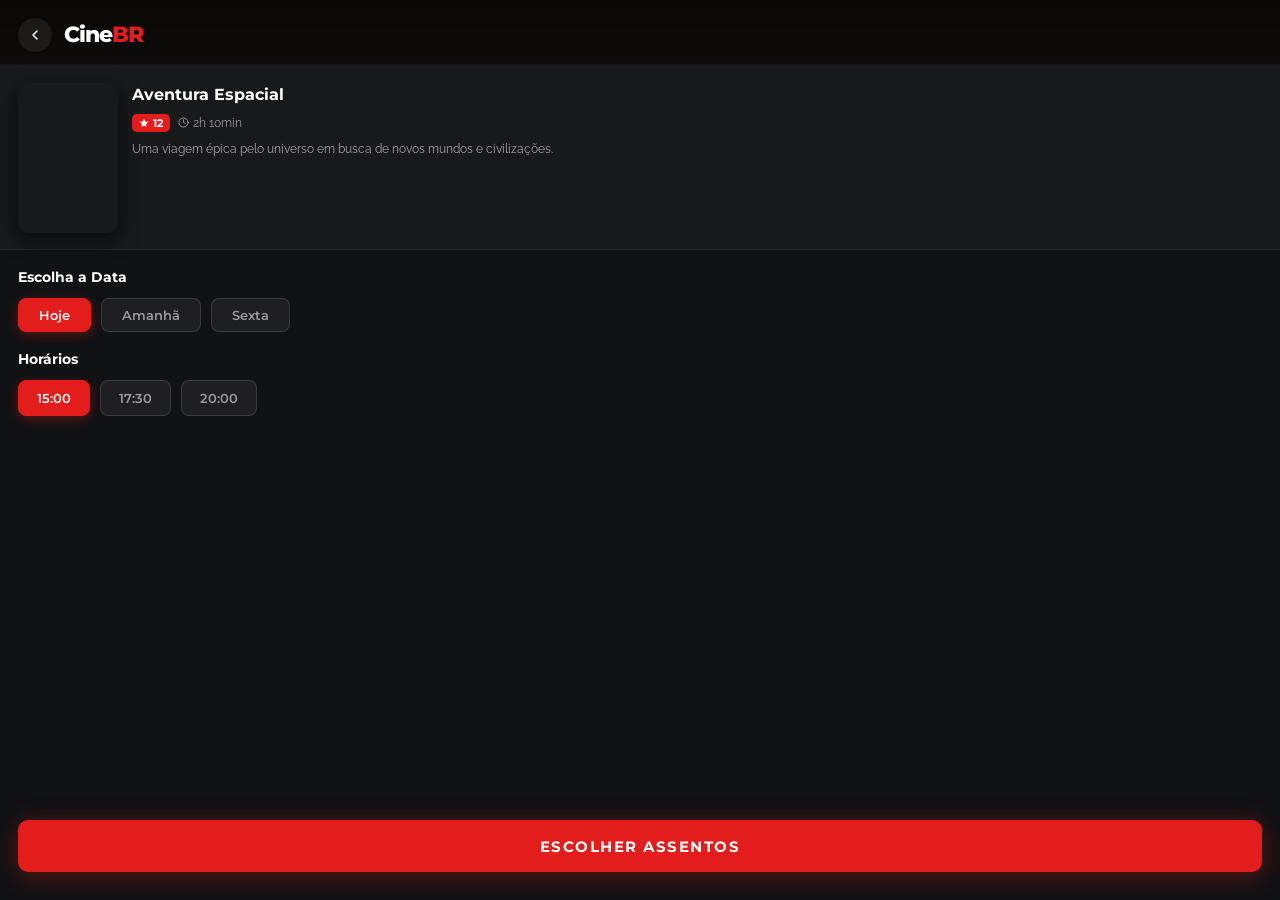
<file: reserva.html>
<!DOCTYPE html>
<html lang="pt-BR">
<head>
  <meta charset="UTF-8"/>
  <meta name="viewport" content="width=device-width, initial-scale=1.0"/>
  <title>CineBr - Reserva</title>
  <link href="https://fonts.googleapis.com/css2?family=Montserrat:wght@300;400;600;700;800;900&family=Raleway:wght@300;400;500;600&display=swap" rel="stylesheet"/>
  <link rel="stylesheet" href="style.css"/>
</head>
<body>
<div id="app">
 <div class="phone-shell">
  <div class="star-bg"></div>

  <div class="screen" id="movie-detail">
    <div class="detail-topbar">
      <button class="detail-back-btn" onclick="goTo('home')" aria-label="Voltar">
        <svg width="16" height="16" viewBox="0 0 24 24" fill="none" stroke="white" stroke-width="2.2" stroke-linecap="round" stroke-linejoin="round">
          <polyline points="15 18 9 12 15 6"/>
        </svg>
      </button>
      <div class="detail-topbar-logo">
        <span class="logo-cine">Cine</span><span class="logo-br">BR</span>
      </div>
    </div>

    <div class="detail-content">
      <div class="detail-hero">
        <div class="detail-poster" id="detail-poster-svg"></div>
        <div class="detail-info">
          <div class="detail-title" id="detail-title">Aventura Espacial</div>
          <div class="detail-meta">
            <div class="detail-rating">
              <svg width="10" height="10" viewBox="0 0 24 24" fill="white"><polygon points="12 2 15.09 8.26 22 9.27 17 14.14 18.18 21.02 12 17.77 5.82 21.02 7 14.14 2 9.27 8.91 8.26 12 2"/></svg>
              12
            </div>
            <div class="detail-duration">
              <svg width="11" height="11" viewBox="0 0 24 24" fill="none" stroke="currentColor" stroke-width="2" stroke-linecap="round"><circle cx="12" cy="12" r="10"/><polyline points="12 6 12 12 16 14"/></svg>
              2h 10min
            </div>
          </div>
          <div class="detail-desc" id="detail-desc">Uma viagem épica pelo universo em busca de novos mundos e civilizações.</div>
        </div>
      </div>

      <div class="detail-section">
        <div class="detail-section-title">Escolha a Data</div>
        <div class="date-pills">
          <div class="date-pill active" onclick="selectPill(this, 'date')">Hoje</div>
          <div class="date-pill" onclick="selectPill(this, 'date')">Amanhã</div>
          <div class="date-pill" onclick="selectPill(this, 'date')">Sexta</div>
        </div>
      </div>

      <div class="detail-section" style="padding-top:18px;">
        <div class="detail-section-title">Horários</div>
        <div class="time-pills">
          <div class="time-pill active" onclick="selectPill(this, 'time')">15:00</div>
          <div class="time-pill" onclick="selectPill(this, 'time')">17:30</div>
          <div class="time-pill" onclick="selectPill(this, 'time')">20:00</div>
        </div>
      </div>
    </div>
    
    <div class="detail-cta">
      <button class="btn-primary" onclick="goTo('seats')">Escolher Assentos</button>
    </div>
  </div>

  <div class="screen hidden" id="seats">
    <div class="seats-topbar">
      <button class="seats-back-btn" onclick="goTo('movie-detail')" aria-label="Voltar">
        <svg width="16" height="16" viewBox="0 0 24 24" fill="none" stroke="white" stroke-width="2.2" stroke-linecap="round" stroke-linejoin="round">
          <polyline points="15 18 9 12 15 6"/>
        </svg>
      </button>
      <div class="seats-topbar-logo">
        <span class="logo-cine">Cine</span><span class="logo-br">BR</span>
      </div>
    </div>

    <div class="seats-content">
      <div class="cinema-screen-wrap">
        <div class="cinema-screen-bar"></div>
        <div class="cinema-screen-label">Tela de Cinema</div>
      </div>

      <div class="seat-map" id="seatMap"></div>

      <div class="seat-legend">
        <div class="legend-item">
          <div class="legend-dot available"></div>
          Disponível
        </div>
        <div class="legend-item">
          <div class="legend-dot selected"></div>
          Selecionado
        </div>
        <div class="legend-item">
          <div class="legend-dot occupied"></div>
          Indisponível
        </div>
      </div>

      <div class="seats-divider"></div>

      <div class="seats-info-bar">
        <span class="seats-info-label">Assentos:</span>
        <span class="seats-info-value" id="selectedSeatsLabel">—</span>
      </div>
    </div>
    
    <div class="seats-cta">
      <button class="btn-secondary" onclick="goTo('movie-detail')">Voltar</button>
      <button class="btn-primary" onclick="goTo('tickets')">Continuar</button>
    </div>
  </div>

  <div class="screen hidden" id="tickets">
    <div class="tickets-topbar">
      <button class="tickets-back-link" onclick="goTo('seats')">
        <svg width="16" height="16" viewBox="0 0 24 24" fill="none" stroke="currentColor" stroke-width="2.2" stroke-linecap="round" stroke-linejoin="round">
          <polyline points="15 18 9 12 15 6"/>
        </svg>
        Voltar
      </button>
      <div class="tickets-topbar-logo">
        <span class="logo-cine">Cine</span><span class="logo-br">BR</span>
      </div>
      <div class="tickets-cart">
        <svg width="16" height="16" viewBox="0 0 24 24" fill="none" stroke="white" stroke-width="2" stroke-linecap="round" stroke-linejoin="round">
          <circle cx="9" cy="21" r="1"/><circle cx="20" cy="21" r="1"/>
          <path d="M1 1h4l2.68 13.39a2 2 0 0 0 2 1.61h9.72a2 2 0 0 0 2-1.61L23 6H6"/>
        </svg>
        <span class="tickets-cart-value" id="cartValue">R$ 0,00</span>
      </div>
    </div>

    <div class="tickets-body">
      <div class="tickets-page-header">
        <div class="tickets-page-title">Escolha o tipo de ingresso</div>
        <div class="tickets-page-sub">Selecione o tipo de ingresso e a quantidade desejada para cada categoria.</div>
      </div>

      <div class="tickets-col-headers">
        <span></span>
        <span>Quantidade</span>
        <span>Preço unitário</span>
        <span>Subtotal</span>
      </div>

      <div class="ticket-row" data-price="40">
        <div class="ticket-info">
          <div class="ticket-icon" style="background:rgba(227,28,28,0.15);">🎟️</div>
          <div class="ticket-text">
            <div class="ticket-name">Inteira</div>
            <div class="ticket-desc">Ingresso inteiro<br/>para o público geral.</div>
          </div>
        </div>
        <div class="ticket-qty">
          <button class="qty-btn minus" onclick="changeQty(this,-1)">−</button>
          <span class="qty-value">0</span>
          <button class="qty-btn plus"  onclick="changeQty(this,+1)">+</button>
        </div>
        <div class="ticket-unit-price">R$ 40,00</div>
        <div class="ticket-subtotal zero">R$ 0,00</div>
      </div>

      <div class="ticket-row" data-price="20">
        <div class="ticket-info">
          <div class="ticket-icon" style="background:rgba(255,180,0,0.15);">⭐</div>
          <div class="ticket-text">
            <div class="ticket-name">Meia-entrada</div>
            <div class="ticket-desc">Estudantes, professores, idosos<br/>acima de 60 anos e PCD.</div>
          </div>
        </div>
        <div class="ticket-qty">
          <button class="qty-btn minus" onclick="changeQty(this,-1)">−</button>
          <span class="qty-value">0</span>
          <button class="qty-btn plus"  onclick="changeQty(this,+1)">+</button>
        </div>
        <div class="ticket-unit-price">R$ 20,00</div>
        <div class="ticket-subtotal zero">R$ 0,00</div>
      </div>

      <div class="ticket-row" data-price="20">
        <div class="ticket-info">
          <div class="ticket-icon" style="background:rgba(120,80,200,0.15);">🎓</div>
          <div class="ticket-text">
            <div class="ticket-name">Meia Estudante</div>
            <div class="ticket-desc">Válido mediante apresentação<br/>da carteirinha estudantil.</div>
          </div>
        </div>
        <div class="ticket-qty">
          <button class="qty-btn minus" onclick="changeQty(this,-1)">−</button>
          <span class="qty-value">0</span>
          <button class="qty-btn plus"  onclick="changeQty(this,+1)">+</button>
        </div>
        <div class="ticket-unit-price">R$ 20,00</div>
        <div class="ticket-subtotal zero">R$ 0,00</div>
      </div>

      <div class="ticket-row" data-price="20">
        <div class="ticket-info">
          <div class="ticket-icon" style="background:rgba(34,197,94,0.15);">🧓</div>
          <div class="ticket-text">
            <div class="ticket-name">Idoso</div>
            <div class="ticket-desc">Para pessoas com 60 anos<br/>ou mais.</div>
          </div>
        </div>
        <div class="ticket-qty">
          <button class="qty-btn minus" onclick="changeQty(this,-1)">−</button>
          <span class="qty-value">0</span>
          <button class="qty-btn plus"  onclick="changeQty(this,+1)">+</button>
        </div>
        <div class="ticket-unit-price">R$ 20,00</div>
        <div class="ticket-subtotal zero">R$ 0,00</div>
      </div>

      <div class="ticket-row" data-price="20">
        <div class="ticket-info">
          <div class="ticket-icon" style="background:rgba(59,130,246,0.15);">♿</div>
          <div class="ticket-text">
            <div class="ticket-name">PCD</div>
            <div class="ticket-desc">Pessoa com deficiência<br/>e acompanhante.</div>
          </div>
        </div>
        <div class="ticket-qty">
          <button class="qty-btn minus" onclick="changeQty(this,-1)">−</button>
          <span class="qty-value">0</span>
          <button class="qty-btn plus"  onclick="changeQty(this,+1)">+</button>
        </div>
        <div class="ticket-unit-price">R$ 20,00</div>
        <div class="ticket-subtotal zero">R$ 0,00</div>
      </div>

      <div class="tickets-promo">
        <svg width="18" height="18" viewBox="0 0 24 24" fill="none" stroke="#f5c518" stroke-width="2" stroke-linecap="round" stroke-linejoin="round">
          <polygon points="12 2 15.09 8.26 22 9.27 17 14.14 18.18 21.02 12 17.77 5.82 21.02 7 14.14 2 9.27 8.91 8.26 12 2"/>
        </svg>
        <div class="tickets-promo-text">
          <strong>Promoção:</strong> Comprando 2 ingressos inteiros, ganhe 1 pipoca pequena!
        </div>
      </div>

    </div>
    
    <div class="tickets-bottom">
      <div class="tickets-bottom-inner">
        <button class="btn-voltar" onclick="goTo('seats')">Voltar</button>
        <div class="tickets-total-block">
          <div class="tickets-total-label">Total</div>
          <div class="tickets-total-value" id="ticketTotal">R$ 0,00</div>
        </div>
        <button class="btn-continuar" onclick="finalizarCompra()">Continuar</button>
      </div>
    </div>
  </div>

 </div>
</div>
<script src="script.js"></script>
</body>
</html>
</file>
<file: style.css>
*, *::before, *::after { box-sizing: border-box; margin: 0; padding: 0; }

:root {
  --red: #E31C1C;
  --grey-input: rgba(255,255,255,0.08);
  --grey-border: rgba(255,255,255,0.15);
  --bg: #0c0c0e;
}

html, body {
  width: 100%; height: 100%;
  background: #000;
  font-family: 'Montserrat', sans-serif;
  overflow: hidden;
}

#app { position: relative; width: 100%; height: 100%; }

.phone-shell {
  position: relative; width: 100%; height: 100%; overflow: hidden;
}

/* ═══════════════════════════════════
    STAR / NEBULA BG
═══════════════════════════════════ */
.star-bg {
  position: absolute; inset: 0; pointer-events: none; z-index: 0;
  background:
    radial-gradient(ellipse 60% 55% at 75% 10%, rgba(180,130,60,0.35) 0%, transparent 65%),
    radial-gradient(ellipse 40% 40% at 20% 5%,  rgba(160,100,40,0.20) 0%, transparent 60%),
    radial-gradient(ellipse 100% 100% at 50% 0%, rgba(30,15,5,0.8) 0%, transparent 70%),
    #0c0c0e;
}
.star-bg::before, .star-bg::after {
  content:''; position:absolute; border-radius:50%; background:transparent;
}
.star-bg::before {
  width:2px; height:2px; top:0; left:0;
  box-shadow:
    30px 40px 0 rgba(255,255,255,0.7), 80px 20px 0 rgba(255,255,255,0.5),
    120px 80px 0 rgba(255,255,255,0.6), 55px 130px 0 rgba(255,255,255,0.3),
    200px 30px 0 rgba(255,255,255,0.6), 250px 90px 0 rgba(255,255,255,0.4),
    310px 15px 0 rgba(255,255,255,0.7), 350px 60px 0 rgba(255,255,255,0.3),
    170px 160px 0 rgba(255,255,255,0.2), 95px 200px 0 rgba(255,255,255,0.4),
    145px 250px 0 rgba(255,255,255,0.3), 290px 180px 0 rgba(255,255,255,0.5),
    330px 220px 0 rgba(255,255,255,0.2), 100px 50px 0 rgba(255,220,150,0.6),
    260px 60px 0 rgba(255,220,150,0.4), 15px 150px 0 rgba(255,255,200,0.5);
}
.star-bg::after {
  width:1px; height:1px; top:100px; left:0;
  box-shadow:
    40px 30px 0 rgba(255,255,255,0.5), 110px 70px 0 rgba(255,255,255,0.4),
    175px 20px 0 rgba(255,255,255,0.6), 230px 110px 0 rgba(255,255,255,0.3),
    290px 45px 0 rgba(255,255,255,0.5), 340px 95px 0 rgba(255,255,255,0.4),
    70px 180px 0 rgba(255,255,255,0.3), 320px 195px 0 rgba(255,255,255,0.3);
}

/* ═══════════════════════════════════
    SCREEN BASE
═══════════════════════════════════ */
.screen {
  position: absolute; inset: 0;
  display: flex; flex-direction: column;
  align-items: center; justify-content: center;
  transition: opacity 0.65s ease, transform 0.65s ease;
  z-index: 1;
}
.screen.hidden { opacity: 0; pointer-events: none; transform: scale(0.97); }

/* ═══════════════════════════════════
    LOGO COMPONENT
═══════════════════════════════════ */
.logo-cine { font-weight:800; color:#fff; letter-spacing:-1px; }
.logo-br   { font-weight:800; color:var(--red); letter-spacing:-1px; }

/* ═══════════════════════════════════
    SPLASH
═══════════════════════════════════ */
#splash { z-index: 5; }
.splash-logo { margin-bottom:64px; font-size:42px; user-select:none; }

.spinner { position:relative; width:72px; height:72px; }
.spinner .dot {
  position:absolute; width:10px; height:10px; border-radius:50%;
  background:rgba(255,255,255,0.85); transform-origin:36px 36px;
  animation:dotFade 1.2s linear infinite;
}
.spinner .dot:nth-child(1) { transform:rotate(0deg)   translateY(-28px); animation-delay:0s;     --r:0deg; }
.spinner .dot:nth-child(2) { transform:rotate(45deg)  translateY(-28px); animation-delay:-1.05s; --r:45deg; }
.spinner .dot:nth-child(3) { transform:rotate(90deg)  translateY(-28px); animation-delay:-0.9s;  --r:90deg; }
.spinner .dot:nth-child(4) { transform:rotate(135deg) translateY(-28px); animation-delay:-0.75s; --r:135deg; }
.spinner .dot:nth-child(5) { transform:rotate(180deg) translateY(-28px); animation-delay:-0.6s;  --r:180deg; }
.spinner .dot:nth-child(6) { transform:rotate(225deg) translateY(-28px); animation-delay:-0.45s; --r:225deg; }
.spinner .dot:nth-child(7) { transform:rotate(270deg) translateY(-28px); animation-delay:-0.3s;  --r:270deg; }
.spinner .dot:nth-child(8) { transform:rotate(315deg) translateY(-28px); animation-delay:-0.15s; --r:315deg; }
@keyframes dotFade {
  0%  { opacity:1;    transform:rotate(var(--r,0deg)) translateY(-28px) scale(1); }
  50% { opacity:0.15; transform:rotate(var(--r,0deg)) translateY(-28px) scale(0.75); }
  100%{ opacity:1;    transform:rotate(var(--r,0deg)) translateY(-28px) scale(1); }
}

/* ═══════════════════════════════════
    SHARED FORM STYLES
═══════════════════════════════════ */
.input-wrap {
  position:relative; display:flex; align-items:center;
  background:var(--grey-input); border:1px solid var(--grey-border);
  border-radius:10px; padding:0 16px; height:54px;
  transition:border-color 0.2s;
}
.input-wrap:focus-within { border-color:rgba(255,255,255,0.4); }
.input-icon { width:20px; height:20px; margin-right:12px; flex-shrink:0; opacity:0.5; }
.input-wrap input {
  flex:1; background:transparent; border:none; outline:none;
  font-family:'Raleway',sans-serif; font-size:14px;
  color:rgba(255,255,255,0.9); letter-spacing:0.3px;
}
.input-wrap input::placeholder { color:rgba(255,255,255,0.38); }
.eye-btn {
  background:none; border:none; cursor:pointer;
  padding:0; line-height:0; opacity:0.5; transition:opacity 0.2s;
}
.eye-btn:hover { opacity:0.9; }

.btn-primary {
  width:100%; height:52px; background:var(--red); border:none;
  border-radius:10px; font-family:'Montserrat',sans-serif;
  font-weight:700; font-size:15px; letter-spacing:1.5px;
  color:#fff; cursor:pointer; text-transform:uppercase;
  transition:background 0.2s, transform 0.1s;
  box-shadow:0 4px 24px rgba(227,28,28,0.35);
}
.btn-primary:hover  { background:#c91919; }
.btn-primary:active { transform:scale(0.98); }

.btn-outline {
  width:100%; height:52px; background:transparent;
  border:2px solid var(--red); border-radius:10px;
  font-family:'Montserrat',sans-serif; font-weight:700;
  font-size:15px; letter-spacing:1.5px; color:var(--red);
  cursor:pointer; text-transform:uppercase;
  transition:background 0.2s, transform 0.1s;
}
.btn-outline:hover  { background:rgba(227,28,28,0.1); }
.btn-outline:active { transform:scale(0.98); }

/* ═══════════════════════════════════
    LOGIN
═══════════════════════════════════ */
#login {
  z-index:2; justify-content:flex-start;
  align-items:center; padding:0 32px 32px;
}
.login-top, .login-form, .login-footer {
  width:100%; max-width:390px;
}
.login-top { padding-top:80px; padding-bottom:8px; }
.login-logo { margin-bottom:20px; font-size:34px; user-select:none; }
.login-title {
  font-weight:700; font-size:28px; color:#fff;
  line-height:1.25; margin-bottom:32px;
}
.login-form { display:flex; flex-direction:column; gap:14px; }

.forgot-link {
  text-align:right; font-size:12px; color:rgba(255,255,255,0.45);
  font-family:'Raleway',sans-serif; cursor:pointer;
  margin-top:-4px; text-decoration:none; display:block;
  transition:color 0.2s;
}
.forgot-link:hover { color:rgba(255,255,255,0.85); }

.divider-text {
  text-align:center; font-family:'Raleway',sans-serif;
  font-size:13px; color:rgba(255,255,255,0.38); margin:2px 0;
}
.login-footer {
  margin-top:auto; padding-top:28px;
  display:flex; gap:24px; justify-content:center;
}
.login-footer a {
  font-family:'Raleway',sans-serif; font-size:12px;
  color:rgba(255,255,255,0.38); text-decoration:none; transition:color 0.2s;
}
.login-footer a:hover { color:rgba(255,255,255,0.8); }

/* ═══════════════════════════════════
    CADASTRO
═══════════════════════════════════ */
#cadastro {
  z-index:1; justify-content:flex-start;
  align-items:center; padding:0 32px 24px;
  overflow-y:auto; overflow-x:hidden;
}
#cadastro::-webkit-scrollbar { width:0; }

.cadastro-inner {
  width:100%; max-width:390px;
  display:flex; flex-direction:column; min-height:100%;
}
.cadastro-top { padding-top:56px; padding-bottom:2px; }
.cadastro-title { font-weight:700; font-size:28px; color:#fff; line-height:1.25; margin-bottom:26px; }
.cadastro-form { display:flex; flex-direction:column; gap:12px; width:100%; }

.tipo-label {
  font-family:'Raleway',sans-serif; font-size:11px;
  color:rgba(255,255,255,0.38); letter-spacing:0.6px;
  text-transform:uppercase; margin-bottom:1px;
}
.tipo-conta { display:flex; gap:10px; width:100%; }
.tipo-btn {
  flex:1; height:52px; border-radius:10px;
  border:1.5px solid var(--grey-border); background:var(--grey-input);
  display:flex; align-items:center; justify-content:center;
  gap:9px; cursor:pointer; transition:border-color 0.2s, background 0.2s;
  font-family:'Montserrat',sans-serif; font-weight:600;
  font-size:13px; color:rgba(255,255,255,0.5);
  letter-spacing:0.3px; user-select:none;
}
.tipo-btn .tipo-icon {
  width:24px; height:24px; border-radius:50%;
  display:flex; align-items:center; justify-content:center;
  font-size:14px; flex-shrink:0;
}
.tipo-btn.cliente .tipo-icon { background:rgba(255,190,30,0.18); }
.tipo-btn.admin   .tipo-icon { background:rgba(28,120,255,0.18); }
.tipo-btn.active  { border-color:var(--red); background:rgba(227,28,28,0.1); color:#fff; }
.tipo-btn.cliente.active .tipo-icon { background:rgba(255,190,30,0.3); }
.tipo-btn.admin.active   .tipo-icon { background:rgba(28,120,255,0.3); }

.termos-row { display:flex; align-items:center; gap:10px; margin-top:2px; }
.custom-checkbox {
  width:19px; height:19px; border-radius:5px;
  border:1.5px solid var(--grey-border); background:var(--grey-input);
  flex-shrink:0; cursor:pointer;
  display:flex; align-items:center; justify-content:center;
  transition:border-color 0.2s, background 0.2s;
}
.custom-checkbox.checked { border-color:var(--red); background:var(--red); }
.custom-checkbox svg { display:none; }
.custom-checkbox.checked svg { display:block; }

.termos-text {
  font-family:'Raleway',sans-serif; font-size:12px;
  color:rgba(255,255,255,0.42); line-height:1.5;
}
.termos-text a { color:var(--red); text-decoration:none; font-weight:600; }

.ja-tem-conta {
  text-align:center; font-family:'Raleway',sans-serif;
  font-size:13px; color:rgba(255,255,255,0.42); margin-top:2px;
}
.ja-tem-conta a { color:var(--red); font-weight:600; text-decoration:none; cursor:pointer; }
.cadastro-footer {
  margin-top:auto; padding-top:18px; padding-bottom:4px;
  display:flex; gap:24px; justify-content:center;
}
.cadastro-footer a {
  font-family:'Raleway',sans-serif; font-size:12px;
  color:rgba(255,255,255,0.35); text-decoration:none; transition:color 0.2s;
}

/* ═══════════════════════════════════
    HOME SCREEN
═══════════════════════════════════ */
#home {
  z-index:1; justify-content:flex-start;
  align-items:stretch; padding:0;
  background:#111214;
  overflow:hidden;
}

/* ── Top Bar ── */
.home-topbar {
  display:flex; align-items:center; justify-content:space-between;
  padding:18px 20px 12px;
  background:linear-gradient(180deg, rgba(15,10,5,0.95) 0%, rgba(15,10,5,0.7) 100%);
  position:relative; z-index:10; flex-shrink:0;
}
.home-logo { font-size:26px; user-select:none; line-height:1; }

.topbar-right { display:flex; align-items:center; gap:10px; }

/* cart button in home topbar */
.home-cart-btn {
  position:relative; display:flex; align-items:center; gap:6px;
  background:rgba(255,255,255,0.07); border:1px solid rgba(255,255,255,0.1);
  border-radius:20px; padding:6px 11px 6px 8px;
  cursor:pointer; transition:background 0.2s;
  text-decoration:none;
}
.home-cart-btn:hover { background:rgba(255,255,255,0.13); }
.home-cart-btn svg { opacity:0.75; flex-shrink:0; }
.home-cart-total {
  font-family:'Montserrat',sans-serif; font-weight:700;
  font-size:12px; color:#E31C1C; white-space:nowrap;
}
.home-cart-badge {
  position:absolute; top:-5px; right:-4px;
  background:#E31C1C; color:#fff;
  width:16px; height:16px; border-radius:50%;
  font-size:9px; font-weight:800;
  display:none; align-items:center; justify-content:center;
  box-shadow:0 1px 4px rgba(0,0,0,0.5);
}
.home-cart-badge.show { display:flex; }

.user-greeting {
  display:flex; align-items:center; gap:8px;
  background:rgba(255,255,255,0.07); border-radius:20px;
  padding:5px 12px 5px 6px;
}
.user-avatar {
  width:30px; height:30px; border-radius:50%;
  background:linear-gradient(135deg,#b05020,#7a3010);
  display:flex; align-items:center; justify-content:center;
  font-size:14px; font-weight:700; color:#fff; flex-shrink:0;
}
.user-name {
  font-family:'Raleway',sans-serif; font-size:12px;
  color:rgba(255,255,255,0.75); font-weight:500; white-space:nowrap;
}

.hamburger-btn {
  width:36px; height:36px; background:none; border:none;
  cursor:pointer; display:flex; flex-direction:column;
  align-items:center; justify-content:center; gap:5px; padding:4px;
}
.hamburger-btn span {
  display:block; width:22px; height:2px;
  background:#fff; border-radius:2px; transition:all 0.3s ease;
}

/* ── Search Bar ── */
.home-search {
  padding:0 20px 14px; flex-shrink:0;
  background:linear-gradient(180deg, rgba(15,10,5,0.7) 0%, transparent 100%);
}
.search-wrap {
  display:flex; align-items:center;
  background:rgba(255,255,255,0.09); border:1px solid rgba(255,255,255,0.12);
  border-radius:10px; padding:0 14px; height:44px; gap:10px;
}
.search-wrap svg { opacity:0.45; flex-shrink:0; }
.search-wrap input {
  flex:1; background:transparent; border:none; outline:none;
  font-family:'Raleway',sans-serif; font-size:13px;
  color:rgba(255,255,255,0.85);
}
.search-wrap input::placeholder { color:rgba(255,255,255,0.35); }

/* ── Scrollable Content ── */
.home-content {
  flex:1; overflow-y:auto; overflow-x:hidden;
  padding-bottom:20px;
}
.home-content::-webkit-scrollbar { width:0; }

/* ── Section Header ── */
.section-header {
  padding:14px 20px 10px;
  font-weight:700; font-size:16px; color:#fff; letter-spacing:0.2px;
}

/* ── Movie Grid ── */
.movie-grid {
  display:grid;
  grid-template-columns:repeat(3,1fr);
  gap:12px 10px;
  padding:0 16px;
}

.movie-card-wrap {
  display:flex; flex-direction:column; gap:6px; cursor:pointer;
}
.movie-card-wrap:hover .movie-card { transform:translateY(-3px); box-shadow:0 10px 28px rgba(0,0,0,0.7); }
.movie-card-wrap:hover .movie-card-name { color:#fff; }

.movie-card {
  border-radius:8px; overflow:hidden;
  position:relative; aspect-ratio:2/3;
  transition:transform 0.22s ease, box-shadow 0.22s ease;
  box-shadow:0 4px 12px rgba(0,0,0,0.5);
  background:#1a1a2e;
  flex-shrink:0;
}

/* SVG poster art fills the card */
.movie-card svg.poster-art {
  position:absolute; inset:0; width:100%; height:100%;
}

/* gradient overlay at bottom for text readability */
.movie-card-overlay {
  position:absolute; bottom:0; left:0; right:0; height:45%;
  background:linear-gradient(to top, rgba(0,0,0,0.82) 0%, transparent 100%);
  z-index:2;
}
.movie-card-badge {
  position:absolute; bottom:8px; left:0; right:0;
  text-align:center; z-index:3;
  font-size:9px; font-weight:700; letter-spacing:0.5px;
  color:rgba(255,255,255,0.9);
  text-shadow:0 1px 3px rgba(0,0,0,0.9);
  line-height:1.3; padding:0 6px;
}

/* Card name below poster */
.movie-card-name {
  font-size:11px; font-weight:600; color:rgba(255,255,255,0.7);
  text-align:center; line-height:1.3; letter-spacing:0.1px;
  transition:color 0.2s;
  padding:0 4px;
}

/* ── Banner ── */
.home-banner {
  margin:16px 16px 0;
  border-radius:14px; overflow:hidden;
  position:relative; height:170px; cursor:pointer;
  background:linear-gradient(120deg,#0a1628,#1a3060,#2d1a60);
  transition:transform 0.2s;
}
.home-banner:hover { transform:scale(1.01); }
.banner-bg-emoji {
  position:absolute; right:16px; top:50%; transform:translateY(-50%);
  font-size:64px; opacity:0.25; user-select:none;
}
.banner-content {
  position:absolute; inset:0; padding:16px 20px;
  display:flex; flex-direction:column; justify-content:center;
}
.banner-eyebrow {
  font-size:9px; font-weight:700; letter-spacing:2px;
  color:rgba(255,255,255,0.55); text-transform:uppercase; margin-bottom:4px;
}
.banner-title {
  font-weight:900; font-size:22px; color:#fff; line-height:1.1;
  text-transform:uppercase; letter-spacing:-0.5px;
}
.banner-title span { color:var(--red); }
.banner-sub {
  font-family:'Raleway',sans-serif; font-size:10px;
  color:rgba(255,255,255,0.5); margin-top:6px;
}

/* ═══════════════════════════════════
    SIDEBAR MENU
═══════════════════════════════════ */
.sidebar-overlay {
  position:absolute; inset:0; z-index:20;
  background:rgba(0,0,0,0.6);
  opacity:0; pointer-events:none;
  transition:opacity 0.35s ease;
}
.sidebar-overlay.open { opacity:1; pointer-events:all; }

.sidebar {
  position:absolute; top:0; left:0; bottom:0;
  width:82%; max-width:300px;
  background:#181a1d;
  border-radius:0 24px 24px 0;
  z-index:21;
  transform:translateX(-100%);
  transition:transform 0.35s cubic-bezier(0.4,0,0.2,1);
  display:flex; flex-direction:column;
  padding:0 0 32px;
  box-shadow:4px 0 32px rgba(0,0,0,0.6);
}
.sidebar.open { transform:translateX(0); }

.sidebar-top {
  display:flex; align-items:center; justify-content:space-between;
  padding:22px 20px 20px;
}
.sidebar-avatar {
  width:46px; height:46px; border-radius:50%;
  background:linear-gradient(135deg,#b05020,#7a3010);
  display:flex; align-items:center; justify-content:center;
  font-size:20px; font-weight:700; color:#fff;
  box-shadow:0 0 0 3px rgba(227,28,28,0.25);
}
.sidebar-close {
  width:34px; height:34px; border-radius:50%;
  background:rgba(255,255,255,0.07); border:none;
  cursor:pointer; display:flex; align-items:center; justify-content:center;
  transition:background 0.2s;
}
.sidebar-close:hover { background:rgba(255,255,255,0.14); }
.sidebar-close svg { opacity:0.7; }

.sidebar-divider {
  height:1px; background:rgba(255,255,255,0.07); margin:0 20px 8px;
}

.sidebar-nav { flex:1; display:flex; flex-direction:column; padding:0 12px; }

.sidebar-item {
  display:flex; align-items:center; gap:16px;
  padding:15px 12px; border-radius:12px; cursor:pointer;
  transition:background 0.18s; text-decoration:none;
}
.sidebar-item:hover { background:rgba(255,255,255,0.06); }

.sidebar-item-icon {
  width:36px; height:36px; border-radius:10px;
  background:rgba(255,255,255,0.06);
  display:flex; align-items:center; justify-content:center;
  flex-shrink:0;
}

.sidebar-item-label {
  font-family:'Raleway',sans-serif; font-size:14px; font-weight:500;
  color:rgba(255,255,255,0.8); letter-spacing:0.2px;
}

.sidebar-item.danger .sidebar-item-icon { background:rgba(227,28,28,0.1); }
.sidebar-item.danger .sidebar-item-label { color:rgba(227,80,80,0.9); }

.sidebar-spacer { flex:1; }

/* ═══════════════════════════════════
    ANIMATIONS
═══════════════════════════════════ */
@keyframes slideUp {
  from { opacity:0; transform:translateY(18px); }
  to   { opacity:1; transform:translateY(0); }
}
#login:not(.hidden) .login-top    { animation:slideUp 0.55s 0.05s ease both; }
#login:not(.hidden) .login-form   { animation:slideUp 0.55s 0.18s ease both; }
#login:not(.hidden) .login-footer { animation:slideUp 0.55s 0.32s ease both; }

#cadastro:not(.hidden) .cadastro-top    { animation:slideUp 0.55s 0.05s ease both; }
#cadastro:not(.hidden) .cadastro-form   { animation:slideUp 0.55s 0.18s ease both; }
#cadastro:not(.hidden) .cadastro-footer { animation:slideUp 0.55s 0.32s ease both; }

#home:not(.hidden) .home-topbar   { animation:slideUp 0.45s 0.05s ease both; }
#home:not(.hidden) .home-search   { animation:slideUp 0.45s 0.12s ease both; }
#home:not(.hidden) .home-content  { animation:slideUp 0.45s 0.2s  ease both; }

/* ═══════════════════════════════════
    MOVIE DETAIL SCREEN
═══════════════════════════════════ */
#movie-detail {
  z-index:1; justify-content:flex-start;
  align-items:stretch; padding:0;
  background:#111214; overflow:hidden;
}

.detail-topbar {
  display:flex; align-items:center;
  padding:18px 18px 12px;
  background:linear-gradient(180deg,rgba(10,8,5,0.98) 0%,rgba(10,8,5,0.7) 100%);
  flex-shrink:0; z-index:10; position:relative;
  border-bottom:1px solid rgba(255,255,255,0.05);
}
.detail-back-btn {
  width:34px; height:34px; border-radius:50%;
  background:rgba(255,255,255,0.07); border:none;
  cursor:pointer; display:flex; align-items:center; justify-content:center;
  flex-shrink:0; transition:background 0.2s; margin-right:12px;
}
.detail-back-btn:hover { background:rgba(255,255,255,0.14); }
.detail-topbar-logo { font-size:22px; line-height:1; user-select:none; }

.detail-content {
  flex:1; overflow-y:auto; overflow-x:hidden;
  padding-bottom:100px;
}
.detail-content::-webkit-scrollbar { width:0; }

/* Hero info card */
.detail-hero {
  display:flex; gap:14px;
  padding:18px 18px 16px;
  background:rgba(255,255,255,0.03);
  border-bottom:1px solid rgba(255,255,255,0.05);
}

.detail-poster {
  width:100px; flex-shrink:0;
  border-radius:10px; overflow:hidden;
  box-shadow:0 6px 20px rgba(0,0,0,0.6);
  aspect-ratio:2/3;
}
.detail-poster svg { width:100%; height:100%; display:block; }

.detail-info {
  flex:1; display:flex; flex-direction:column; gap:8px; padding-top:2px;
}
.detail-title {
  font-weight:700; font-size:16px; color:#fff; line-height:1.3;
}
.detail-meta {
  display:flex; align-items:center; gap:8px; flex-wrap:wrap;
}
.detail-rating {
  display:flex; align-items:center; gap:4px;
  background:var(--red); border-radius:5px;
  padding:2px 7px; font-size:11px; font-weight:700; color:#fff;
}
.detail-duration {
  font-family:'Raleway',sans-serif; font-size:12px;
  color:rgba(255,255,255,0.55); display:flex; align-items:center; gap:4px;
}
.detail-desc {
  font-family:'Raleway',sans-serif; font-size:12px;
  color:rgba(255,255,255,0.6); line-height:1.6;
}

/* Date selector */
.detail-section { padding:18px 18px 0; }
.detail-section-title {
  font-weight:700; font-size:14px; color:#fff; margin-bottom:12px;
}

.date-pills {
  display:flex; gap:10px; flex-wrap:wrap;
}
.date-pill {
  padding:8px 20px; border-radius:8px; cursor:pointer;
  font-family:'Montserrat',sans-serif; font-weight:600; font-size:13px;
  border:1.5px solid rgba(255,255,255,0.12);
  background:rgba(255,255,255,0.06); color:rgba(255,255,255,0.55);
  transition:all 0.2s; user-select:none;
}
.date-pill.active {
  background:var(--red); border-color:var(--red); color:#fff;
  box-shadow:0 3px 12px rgba(227,28,28,0.35);
}
.date-pill:hover:not(.active) { border-color:rgba(255,255,255,0.3); color:rgba(255,255,255,0.8); }

/* Time selector */
.time-pills {
  display:flex; gap:10px; flex-wrap:wrap;
}
.time-pill {
  padding:9px 18px; border-radius:8px; cursor:pointer;
  font-family:'Montserrat',sans-serif; font-weight:600; font-size:13px;
  border:1.5px solid rgba(255,255,255,0.12);
  background:rgba(255,255,255,0.06); color:rgba(255,255,255,0.55);
  transition:all 0.2s; user-select:none;
}
.time-pill.active {
  background:var(--red); border-color:var(--red); color:#fff;
  box-shadow:0 3px 12px rgba(227,28,28,0.35);
}
.time-pill:hover:not(.active) { border-color:rgba(255,255,255,0.25); color:rgba(255,255,255,0.8); }

/* CTA button fixed at bottom */
.detail-cta {
  position:absolute; bottom:0; left:0; right:0;
  padding:16px 18px 28px;
  background:linear-gradient(to top, #111214 60%, transparent);
}

/* ═══════════════════════════════════
    SEATS SCREEN
═══════════════════════════════════ */
#seats {
  z-index:1; justify-content:flex-start;
  align-items:stretch; padding:0;
  background:#111214; overflow:hidden;
}

.seats-topbar {
  display:flex; align-items:center; justify-content:center;
  padding:18px 18px 14px; flex-shrink:0; position:relative;
  background:rgba(10,8,5,0.98);
  border-bottom:1px solid rgba(255,255,255,0.06);
}
.seats-back-btn {
  position:absolute; left:18px;
  width:34px; height:34px; border-radius:50%;
  background:rgba(255,255,255,0.07); border:none;
  cursor:pointer; display:flex; align-items:center; justify-content:center;
  transition:background 0.2s;
}
.seats-back-btn:hover { background:rgba(255,255,255,0.14); }
.seats-topbar-logo { font-size:22px; line-height:1; user-select:none; }

.seats-content {
  flex:1; overflow-y:auto; overflow-x:hidden;
  display:flex; flex-direction:column;
  padding-bottom:90px;
}
.seats-content::-webkit-scrollbar { width:0; }

/* Screen label */
.cinema-screen-wrap {
  padding:20px 24px 6px; text-align:center;
}
.cinema-screen-bar {
  height:6px; border-radius:3px;
  background:linear-gradient(90deg, transparent, rgba(255,255,255,0.18), transparent);
  margin-bottom:6px;
}
.cinema-screen-label {
  font-family:'Raleway',sans-serif; font-size:11px;
  color:rgba(255,255,255,0.35); letter-spacing:2px; text-transform:uppercase;
}

/* Seat map */
.seat-map {
  padding:16px 18px 0;
  display:flex; flex-direction:column; gap:6px;
}

.seat-row {
  display:flex; align-items:center; gap:5px;
}
.seat-row-label {
  width:16px; flex-shrink:0;
  font-family:'Raleway',sans-serif; font-size:11px; font-weight:600;
  color:rgba(255,255,255,0.35); text-align:center;
}
.seat-row-seats {
  flex:1; display:flex; gap:4px; justify-content:center;
}
.seat-row-gap { width:12px; flex-shrink:0; }

.seat {
  width:20px; height:18px; border-radius:4px 4px 2px 2px;
  cursor:pointer; transition:transform 0.15s, opacity 0.15s;
  position:relative; flex-shrink:0;
}
.seat::before {
  content:''; position:absolute; top:0; left:2px; right:2px;
  height:4px; border-radius:2px 2px 0 0;
  background:rgba(255,255,255,0.15);
}
.seat:hover:not(.occupied) { transform:scale(1.12); }

.seat.available  { background:#22c55e; }
.seat.occupied   { background:rgba(255,255,255,0.1); cursor:not-allowed; opacity:0.5; }
.seat.selected   { background:#3b82f6; box-shadow:0 0 8px rgba(59,130,246,0.6); }

/* Legend */
.seat-legend {
  display:flex; align-items:center; justify-content:center;
  gap:16px; padding:14px 18px 0;
  flex-wrap:wrap;
}
.legend-item {
  display:flex; align-items:center; gap:6px;
  font-family:'Raleway',sans-serif; font-size:11px;
  color:rgba(255,255,255,0.55);
}
.legend-dot {
  width:14px; height:12px; border-radius:3px 3px 1px 1px;
  position:relative; flex-shrink:0;
}
.legend-dot::before {
  content:''; position:absolute; top:0; left:2px; right:2px;
  height:3px; border-radius:2px 2px 0 0;
  background:rgba(255,255,255,0.15);
}
.legend-dot.available { background:#22c55e; }
.legend-dot.selected  { background:#3b82f6; }
.legend-dot.occupied  { background:rgba(255,255,255,0.1); opacity:0.5; }

/* Divider line */
.seats-divider {
  height:1px; background:rgba(255,255,255,0.06);
  margin:14px 18px 0;
}

/* Selected info bar */
.seats-info-bar {
  padding:12px 18px 0;
  display:flex; align-items:center; gap:8px; flex-wrap:wrap;
}
.seats-info-label {
  font-family:'Raleway',sans-serif; font-size:12px;
  color:rgba(255,255,255,0.45);
}
.seats-info-value {
  font-family:'Montserrat',sans-serif; font-size:13px;
  font-weight:700; color:#fff;
}

/* Bottom CTA */
.seats-cta {
  position:absolute; bottom:0; left:0; right:0;
  padding:12px 18px 28px;
  background:linear-gradient(to top, #111214 65%, transparent);
  display:flex; gap:10px;
}
.btn-secondary {
  flex:1; height:50px; background:rgba(255,255,255,0.08);
  border:1.5px solid rgba(255,255,255,0.15); border-radius:10px;
  font-family:'Montserrat',sans-serif; font-weight:700;
  font-size:14px; color:rgba(255,255,255,0.8);
  cursor:pointer; text-transform:uppercase; letter-spacing:1px;
  transition:background 0.2s;
}
.btn-secondary:hover { background:rgba(255,255,255,0.13); }
.seats-cta .btn-primary { flex:2; height:50px; font-size:14px; letter-spacing:1px; }

/* Animations */
#movie-detail:not(.hidden) .detail-topbar  { animation:slideUp 0.4s 0.0s ease both; }
#movie-detail:not(.hidden) .detail-content { animation:slideUp 0.45s 0.1s ease both; }
#movie-detail:not(.hidden) .detail-cta     { animation:slideUp 0.4s 0.2s ease both; }
#seats:not(.hidden) .seats-topbar   { animation:slideUp 0.4s 0.0s ease both; }
#seats:not(.hidden) .seats-content  { animation:slideUp 0.45s 0.1s ease both; }
#seats:not(.hidden) .seats-cta      { animation:slideUp 0.4s 0.2s ease both; }

/* ═══════════════════════════════════
    TICKET TYPE SCREEN
═══════════════════════════════════ */
#tickets {
  z-index:1; justify-content:flex-start;
  align-items:stretch; padding:0;
  background:#111214; overflow:hidden;
}

/* ── Top bar ── */
.tickets-topbar {
  display:flex; align-items:center; justify-content:space-between;
  padding:14px 18px 12px; flex-shrink:0;
  background:#1a1c1f;
  border-bottom:1px solid rgba(255,255,255,0.07);
}
.tickets-back-link {
  display:flex; align-items:center; gap:6px;
  background:none; border:none; cursor:pointer;
  font-family:'Raleway',sans-serif; font-size:13px;
  color:rgba(255,255,255,0.65); transition:color 0.2s;
}
.tickets-back-link:hover { color:#fff; }
.tickets-topbar-logo { font-size:24px; user-select:none; line-height:1; }
.tickets-cart {
  display:flex; align-items:center; gap:7px;
  background:rgba(255,255,255,0.06); border:1px solid rgba(255,255,255,0.1);
  border-radius:20px; padding:6px 12px 6px 8px;
}
.tickets-cart svg { opacity:0.7; }
.tickets-cart-value {
  font-family:'Montserrat',sans-serif; font-weight:700; font-size:13px;
  color:#E31C1C;
}

/* ── Scrollable body ── */
.tickets-body {
  flex:1; overflow-y:auto; overflow-x:hidden;
  padding-bottom:110px;
}
.tickets-body::-webkit-scrollbar { width:0; }

/* ── Page header ── */
.tickets-page-header {
  padding:18px 18px 4px;
}
.tickets-page-title {
  font-weight:800; font-size:18px; color:#fff; margin-bottom:6px;
}
.tickets-page-sub {
  font-family:'Raleway',sans-serif; font-size:12px;
  color:rgba(255,255,255,0.4); line-height:1.4;
}

/* ── Column headers ── */
.tickets-col-headers {
  display:grid;
  grid-template-columns: 1fr 90px 80px 72px;
  padding:10px 18px 6px;
  border-bottom:1px solid rgba(255,255,255,0.06);
}
.tickets-col-headers span {
  font-family:'Raleway',sans-serif; font-size:10px;
  color:rgba(255,255,255,0.35); letter-spacing:0.4px;
  text-align:center;
}
.tickets-col-headers span:first-child { text-align:left; }

/* ── Ticket row ── */
.ticket-row {
  display:grid;
  grid-template-columns: 1fr 90px 80px 72px;
  align-items:center;
  padding:14px 18px;
  border-bottom:1px solid rgba(255,255,255,0.05);
  gap:4px;
  transition:background 0.15s;
}
.ticket-row:hover { background:rgba(255,255,255,0.02); }

/* left: icon + text */
.ticket-info { display:flex; align-items:center; gap:11px; }
.ticket-icon {
  width:38px; height:38px; border-radius:10px;
  display:flex; align-items:center; justify-content:center;
  flex-shrink:0; font-size:18px;
}
/*.ticket-text {}*/
.ticket-name {
  font-weight:700; font-size:13px; color:#fff; line-height:1.2;
  margin-bottom:3px;
}
.ticket-desc {
  font-family:'Raleway',sans-serif; font-size:10px;
  color:rgba(255,255,255,0.38); line-height:1.4;
}

/* quantity stepper */
.ticket-qty {
  display:flex; align-items:center; justify-content:center; gap:8px;
}
.qty-btn {
  width:26px; height:26px; border-radius:6px; border:none;
  cursor:pointer; display:flex; align-items:center; justify-content:center;
  font-size:16px; font-weight:700; line-height:1;
  transition:transform 0.1s, opacity 0.2s;
  flex-shrink:0;
}
.qty-btn:active { transform:scale(0.9); }
.qty-btn.minus {
  background:rgba(255,255,255,0.1); color:rgba(255,255,255,0.7);
}
.qty-btn.minus:hover { background:rgba(255,255,255,0.18); }
.qty-btn.plus {
  background:#E31C1C; color:#fff;
  box-shadow:0 2px 8px rgba(227,28,28,0.4);
}
.qty-btn.plus:hover { background:#c91919; }
.qty-value {
  font-family:'Montserrat',sans-serif; font-weight:700;
  font-size:14px; color:#fff; min-width:16px; text-align:center;
}

/* price columns */
.ticket-unit-price {
  font-family:'Raleway',sans-serif; font-size:12px;
  color:rgba(255,255,255,0.5); text-align:center;
}
.ticket-subtotal {
  font-family:'Montserrat',sans-serif; font-weight:700;
  font-size:13px; color:#E31C1C; text-align:right;
}
.ticket-subtotal.zero { color:rgba(255,255,255,0.25); }

/* ── Promo banner ── */
.tickets-promo {
  margin:10px 18px 0;
  background:rgba(255,180,0,0.07); border:1px solid rgba(255,180,0,0.2);
  border-radius:10px; padding:10px 14px;
  display:flex; align-items:center; gap:10px;
}
.tickets-promo svg { flex-shrink:0; }
.tickets-promo-text {
  font-family:'Raleway',sans-serif; font-size:11px;
  color:rgba(255,210,80,0.85); line-height:1.4;
}
.tickets-promo-text strong { color:rgba(255,220,100,1); }

/* ── Bottom bar (total + CTA) ── */
.tickets-bottom {
  position:absolute; bottom:0; left:0; right:0;
  background:#1a1c1f;
  border-top:1px solid rgba(255,255,255,0.07);
  padding:12px 18px 24px;
}
.tickets-bottom-inner {
  display:flex; align-items:center; gap:12px;
}
.tickets-total-block { display:flex; flex-direction:column; gap:2px; }
.tickets-total-label {
  font-family:'Raleway',sans-serif; font-size:11px;
  color:rgba(255,255,255,0.4);
}
.tickets-total-value {
  font-family:'Montserrat',sans-serif; font-weight:800;
  font-size:18px; color:#E31C1C;
}
.tickets-bottom .btn-voltar {
  height:48px; padding:0 18px;
  background:rgba(255,255,255,0.07); border:1.5px solid rgba(255,255,255,0.12);
  border-radius:10px; font-family:'Montserrat',sans-serif;
  font-weight:700; font-size:13px; color:rgba(255,255,255,0.7);
  cursor:pointer; text-transform:uppercase; letter-spacing:1px;
  transition:background 0.2s; white-space:nowrap; flex-shrink:0;
}
.tickets-bottom .btn-voltar:hover { background:rgba(255,255,255,0.12); }
.tickets-bottom .btn-continuar {
  flex:1; height:48px;
  background:#E31C1C; border:none; border-radius:10px;
  font-family:'Montserrat',sans-serif; font-weight:800;
  font-size:13px; color:#fff; cursor:pointer;
  text-transform:uppercase; letter-spacing:0.8px;
  transition:background 0.2s, transform 0.1s;
  box-shadow:0 4px 18px rgba(227,28,28,0.4);
  white-space:nowrap;
}
.tickets-bottom .btn-continuar:hover { background:#c91919; }
.tickets-bottom .btn-continuar:active { transform:scale(0.98); }

#tickets:not(.hidden) .tickets-topbar  { animation:slideUp 0.4s 0.00s ease both; }
#tickets:not(.hidden) .tickets-body    { animation:slideUp 0.45s 0.08s ease both; }
#tickets:not(.hidden) .tickets-bottom  { animation:slideUp 0.4s 0.16s ease both; }

/* ═══════════════════════════════════════════
    SHARED PAYMENT TOPBAR
═══════════════════════════════════════════ */
.pay-topbar {
  display:flex; align-items:center; justify-content:space-between;
  padding:14px 18px 12px; flex-shrink:0;
  background:#1a1c1f;
  border-bottom:2px solid #c8960c;
}
.pay-back-btn {
  display:flex; align-items:center; gap:6px;
  background:none; border:none; cursor:pointer;
  font-family:'Raleway',sans-serif; font-size:13px;
  color:rgba(255,255,255,0.65); transition:color 0.2s;
}
.pay-back-btn:hover { color:#fff; }
.pay-topbar-logo { font-size:24px; user-select:none; line-height:1; }
.pay-secure {
  display:flex; align-items:center; gap:5px;
  font-family:'Raleway',sans-serif; font-size:11px;
  color:rgba(255,255,255,0.4);
}

/* ═══════════════════════════════════════════
    SCREEN: CONFIRM (tela 1)
═══════════════════════════════════════════ */
#confirm {
  z-index:1; justify-content:flex-start;
  align-items:stretch; background:#111214; overflow:hidden;
}
.confirm-body {
  flex:1; overflow-y:auto; overflow-x:hidden; padding:20px 18px 110px;
}
.confirm-body::-webkit-scrollbar { width:0; }

/* movie summary card */
.confirm-movie-card {
  background:#1a1c1f; border-radius:14px; overflow:hidden;
  margin-bottom:20px;
}
.confirm-movie-inner {
  display:flex; gap:14px; padding:16px;
}
.confirm-movie-poster {
  width:72px; flex-shrink:0; border-radius:8px; overflow:hidden;
  aspect-ratio:2/3; box-shadow:0 4px 14px rgba(0,0,0,0.5);
}
.confirm-movie-poster svg { width:100%; height:100%; display:block; }
.confirm-movie-info { flex:1; display:flex; flex-direction:column; gap:6px; padding-top:2px; }
.confirm-movie-title {
  font-weight:700; font-size:15px; color:#fff; line-height:1.3;
}
.confirm-meta-row {
  display:flex; align-items:center; gap:7px;
  font-family:'Raleway',sans-serif; font-size:12px; color:rgba(255,255,255,0.55);
}
.confirm-meta-dot {
  width:8px; height:8px; border-radius:2px; background:#c8960c; flex-shrink:0;
}
.confirm-meta-row b { color:#fff; font-weight:600; }

/* section titles */
.confirm-section-title {
  font-weight:700; font-size:15px; color:#fff; margin-bottom:12px;
}

/* client data fields */
.confirm-field { margin-bottom:12px; }
.confirm-field label {
  display:block; font-family:'Raleway',sans-serif; font-size:11px;
  color:rgba(255,255,255,0.4); margin-bottom:5px; letter-spacing:0.3px;
}
.confirm-field input {
  width:100%; height:46px; background:#1a1c1f;
  border:1px solid rgba(255,255,255,0.1); border-radius:10px;
  padding:0 14px; font-family:'Raleway',sans-serif; font-size:14px;
  color:rgba(255,255,255,0.85); outline:none; transition:border-color 0.2s;
}
.confirm-field input::placeholder { color:rgba(255,255,255,0.25); }
.confirm-field input:focus { border-color:rgba(255,255,255,0.3); }

/* payment method pills */
.pay-method-row { display:flex; gap:10px; }
.pay-method-btn {
  flex:1; height:48px; border-radius:10px;
  border:1.5px solid rgba(255,255,255,0.12);
  background:#1a1c1f; cursor:pointer;
  display:flex; align-items:center; justify-content:center; gap:8px;
  font-family:'Montserrat',sans-serif; font-weight:600; font-size:13px;
  color:rgba(255,255,255,0.55); transition:all 0.2s; user-select:none;
}
.pay-method-btn.active {
  border-color:var(--red); background:rgba(227,28,28,0.08); color:#fff;
}
.pay-method-btn:hover:not(.active) {
  border-color:rgba(255,255,255,0.25); color:rgba(255,255,255,0.8);
}

/* confirm bottom CTA */
.confirm-bottom {
  position:absolute; bottom:0; left:0; right:0;
  background:#1a1c1f; border-top:1px solid rgba(255,255,255,0.07);
  padding:14px 18px 26px;
}
.confirm-bottom .btn-primary {
  width:100%; height:52px; font-size:16px; font-weight:800; letter-spacing:1px;
}

/* ═══════════════════════════════════════════
    SCREEN: CREDIT CARD (tela 2)
═══════════════════════════════════════════ */
#pay-card {
  z-index:1; justify-content:flex-start;
  align-items:stretch; background:#111214; overflow:hidden;
}
.paycard-body {
  flex:1; overflow-y:auto; overflow-x:hidden; padding:22px 18px 110px;
}
.paycard-body::-webkit-scrollbar { width:0; }

.paycard-page-title {
  font-weight:800; font-size:22px; color:#fff; margin-bottom:4px;
}
.paycard-page-sub {
  font-family:'Raleway',sans-serif; font-size:13px;
  color:rgba(255,255,255,0.4); margin-bottom:22px;
}

.paycard-section-title {
  font-weight:700; font-size:14px; color:#fff; margin-bottom:12px;
}

/* method selector inside card screen */
.paycard-methods { display:flex; gap:10px; margin-bottom:22px; }
.paycard-method-btn {
  flex:1; height:52px; border-radius:10px;
  border:1.5px solid rgba(255,255,255,0.12);
  background:#1a1c1f; cursor:pointer;
  display:flex; align-items:center; justify-content:center; gap:10px;
  font-family:'Montserrat',sans-serif; font-weight:600; font-size:13px;
  color:rgba(255,255,255,0.45); transition:all 0.2s; user-select:none;
}
.paycard-method-btn.active {
  border-color:var(--red); background:rgba(227,28,28,0.08); color:#fff;
}
.paycard-method-btn:hover:not(.active) {
  border-color:rgba(255,255,255,0.25); color:rgba(255,255,255,0.75);
}

/* card fields */
.paycard-field { margin-bottom:14px; }
.paycard-field label {
  display:block; font-family:'Raleway',sans-serif; font-size:12px;
  color:rgba(255,255,255,0.45); margin-bottom:6px;
}
.paycard-input-wrap {
  display:flex; align-items:center;
  background:#1a1c1f; border:1px solid rgba(255,255,255,0.1);
  border-radius:10px; padding:0 14px; height:52px; gap:10px;
  transition:border-color 0.2s;
}
.paycard-input-wrap:focus-within { border-color:rgba(255,255,255,0.3); }
.paycard-input-wrap svg { opacity:0.35; flex-shrink:0; }
.paycard-input-wrap input {
  flex:1; background:transparent; border:none; outline:none;
  font-family:'Raleway',sans-serif; font-size:14px;
  color:rgba(255,255,255,0.85); letter-spacing:0.5px;
}
.paycard-input-wrap input::placeholder { color:rgba(255,255,255,0.25); }

.paycard-row { display:flex; gap:10px; }
.paycard-row .paycard-field { flex:1; }

/* installments select */
.paycard-select-wrap {
  background:#1a1c1f; border:1px solid rgba(255,255,255,0.1);
  border-radius:10px; padding:0 14px; height:52px;
  display:flex; align-items:center; justify-content:space-between;
  cursor:pointer; transition:border-color 0.2s;
}
.paycard-select-wrap:focus-within { border-color:rgba(255,255,255,0.3); }
.paycard-select-wrap select {
  flex:1; background:transparent; border:none; outline:none;
  font-family:'Raleway',sans-serif; font-size:14px;
  color:rgba(255,255,255,0.75); cursor:pointer; appearance:none;
}
.paycard-select-wrap select option { background:#1a1c1f; }

/* secure badge */
.paycard-secure {
  display:flex; align-items:flex-start; gap:12px;
  background:rgba(200,150,12,0.07); border:1px solid rgba(200,150,12,0.2);
  border-radius:12px; padding:14px; margin-top:6px;
}
.paycard-secure-icon { flex-shrink:0; margin-top:1px; }
/*.paycard-secure-text {}*/
.paycard-secure-title {
  font-family:'Montserrat',sans-serif; font-weight:700; font-size:13px;
  color:#c8960c; margin-bottom:3px;
}
.paycard-secure-desc {
  font-family:'Raleway',sans-serif; font-size:11px;
  color:rgba(200,150,12,0.65); line-height:1.5;
}

/* bottom bar */
.paycard-bottom {
  position:absolute; bottom:0; left:0; right:0;
  background:#1a1c1f; border-top:1px solid rgba(255,255,255,0.07);
  padding:12px 18px 24px;
  display:flex; align-items:center; gap:14px;
}
.paycard-bottom-back {
  height:48px; padding:0 18px;
  background:rgba(255,255,255,0.07); border:1.5px solid rgba(255,255,255,0.12);
  border-radius:10px; font-family:'Montserrat',sans-serif;
  font-weight:700; font-size:13px; color:rgba(255,255,255,0.7);
  cursor:pointer; text-transform:uppercase; letter-spacing:1px;
  transition:background 0.2s; white-space:nowrap; flex-shrink:0;
}
.paycard-bottom-back:hover { background:rgba(255,255,255,0.12); }
.paycard-total-block { display:flex; flex-direction:column; margin-left:auto; }
.paycard-total-label {
  font-family:'Raleway',sans-serif; font-size:10px;
  color:rgba(255,255,255,0.4); text-align:right;
}
.paycard-total-value {
  font-family:'Montserrat',sans-serif; font-weight:800;
  font-size:17px; color:#c8960c; text-align:right;
}
.paycard-pay-btn {
  display:flex; align-items:center; justify-content:center; gap:8px;
  height:48px; padding:0 20px; background:var(--red); border:none;
  border-radius:10px; font-family:'Montserrat',sans-serif;
  font-weight:800; font-size:14px; color:#fff; cursor:pointer;
  text-transform:uppercase; letter-spacing:0.8px; white-space:nowrap;
  transition:background 0.2s; box-shadow:0 4px 16px rgba(227,28,28,0.4);
  flex-shrink:0;
}
.paycard-pay-btn:hover { background:#c91919; }

/* ═══════════════════════════════════════════
    SCREEN: PIX (tela 3)
═══════════════════════════════════════════ */
#pay-pix {
  z-index:1; justify-content:flex-start;
  align-items:stretch; background:#111214; overflow:hidden;
}
.pix-body {
  flex:1; overflow-y:auto; overflow-x:hidden; padding:22px 18px 110px;
}
.pix-body::-webkit-scrollbar { width:0; }

.pix-page-title  { font-weight:800; font-size:22px; color:#fff; margin-bottom:4px; }
.pix-page-sub    { font-family:'Raleway',sans-serif; font-size:13px; color:rgba(255,255,255,0.4); margin-bottom:20px; }
.pix-section-title { font-weight:700; font-size:14px; color:#fff; margin-bottom:12px; }

/* method selector inside pix screen */
.pix-methods { display:flex; gap:10px; margin-bottom:22px; }
.pix-method-btn {
  flex:1; height:52px; border-radius:10px;
  border:1.5px solid rgba(255,255,255,0.12);
  background:#1a1c1f; cursor:pointer;
  display:flex; align-items:center; justify-content:center; gap:10px;
  font-family:'Montserrat',sans-serif; font-weight:600; font-size:13px;
  color:rgba(255,255,255,0.45); transition:all 0.2s; user-select:none;
}
.pix-method-btn.active {
  border-color:var(--red); background:rgba(227,28,28,0.08); color:#fff;
}
.pix-method-btn:hover:not(.active) {
  border-color:rgba(255,255,255,0.25); color:rgba(255,255,255,0.75);
}

/* QR card */
.pix-qr-card {
  background:#1a1c1f; border:1px solid rgba(255,255,255,0.08);
  border-radius:14px; padding:18px; margin-bottom:14px;
  display:flex; gap:16px; align-items:flex-start;
}
.pix-qr-box {
  width:90px; height:90px; flex-shrink:0;
  background:#fff; border-radius:8px; padding:6px;
  display:flex; align-items:center; justify-content:center;
}
.pix-qr-box svg { width:100%; height:100%; }
.pix-qr-info { flex:1; display:flex; flex-direction:column; gap:8px; }
.pix-copy-label {
  font-family:'Raleway',sans-serif; font-size:11px;
  color:rgba(255,255,255,0.45); margin-bottom:2px;
}
.pix-copy-row {
  display:flex; align-items:center; gap:6px;
  background:#111214; border:1px solid rgba(255,255,255,0.1);
  border-radius:8px; padding:8px 10px;
}
.pix-copy-code {
  flex:1; font-family:'Raleway',sans-serif; font-size:10px;
  color:rgba(255,255,255,0.6); overflow:hidden; white-space:nowrap;
  text-overflow:ellipsis;
}
.pix-copy-btn {
  background:none; border:none; cursor:pointer; padding:0; line-height:0;
  opacity:0.5; flex-shrink:0; transition:opacity 0.2s;
}
.pix-copy-btn:hover { opacity:1; }

.pix-expiry-label {
  font-family:'Raleway',sans-serif; font-size:12px;
  color:rgba(255,255,255,0.4);
}
.pix-timer {
  font-family:'Montserrat',sans-serif; font-weight:800;
  font-size:20px; color:#c8960c; letter-spacing:1px;
}
.pix-timer.urgent { color:#E31C1C; }

/* how to pay */
.pix-how-card {
  background:#1a1c1f; border:1px solid rgba(255,255,255,0.07);
  border-radius:12px; padding:14px; margin-bottom:12px;
  display:flex; gap:12px; align-items:flex-start;
}
.pix-how-title {
  font-family:'Montserrat',sans-serif; font-weight:700; font-size:13px;
  color:#c8960c; margin-bottom:8px;
}
.pix-how-steps {
  font-family:'Raleway',sans-serif; font-size:12px;
  color:rgba(255,255,255,0.5); line-height:1.9;
}

/* waiting card */
.pix-waiting-card {
  background:#1a1c1f; border:1px solid rgba(200,150,12,0.2);
  border-radius:12px; padding:14px;
  display:flex; gap:12px; align-items:flex-start;
}
.pix-waiting-title {
  font-family:'Montserrat',sans-serif; font-weight:700; font-size:13px;
  color:#c8960c; margin-bottom:3px;
}
.pix-waiting-desc {
  font-family:'Raleway',sans-serif; font-size:11px;
  color:rgba(200,150,12,0.6); line-height:1.5;
}

/* pix bottom */
.pix-bottom {
  position:absolute; bottom:0; left:0; right:0;
  background:#1a1c1f; border-top:1px solid rgba(255,255,255,0.07);
  padding:12px 18px 24px;
  display:flex; align-items:center; gap:14px;
}
.pix-bottom-back {
  height:48px; padding:0 18px;
  background:rgba(255,255,255,0.07); border:1.5px solid rgba(255,255,255,0.12);
  border-radius:10px; font-family:'Montserrat',sans-serif;
  font-weight:700; font-size:13px; color:rgba(255,255,255,0.7);
  cursor:pointer; text-transform:uppercase; letter-spacing:1px;
  transition:background 0.2s; white-space:nowrap; flex-shrink:0;
}
.pix-bottom-back:hover { background:rgba(255,255,255,0.12); }
.pix-total-block { display:flex; flex-direction:column; margin-left:auto; }
.pix-total-label {
  font-family:'Raleway',sans-serif; font-size:10px;
  color:rgba(255,255,255,0.4); text-align:right;
}
.pix-total-value {
  font-family:'Montserrat',sans-serif; font-weight:800;
  font-size:17px; color:#c8960c; text-align:right;
}
.pix-pay-btn {
  display:flex; align-items:center; justify-content:center; gap:8px;
  height:48px; padding:0 20px; background:var(--red); border:none;
  border-radius:10px; font-family:'Montserrat',sans-serif;
  font-weight:800; font-size:14px; color:#fff; cursor:pointer;
  text-transform:uppercase; letter-spacing:0.8px; white-space:nowrap;
  transition:background 0.2s; box-shadow:0 4px 16px rgba(227,28,28,0.4);
  flex-shrink:0;
}
.pix-pay-btn:hover { background:#c91919; }

/* animations */
#confirm:not(.hidden)  .pay-topbar, #confirm:not(.hidden)  .confirm-body,  #confirm:not(.hidden)  .confirm-bottom  { animation:slideUp 0.4s ease both; }
#pay-card:not(.hidden) .pay-topbar, #pay-card:not(.hidden) .paycard-body,  #pay-card:not(.hidden) .paycard-bottom  { animation:slideUp 0.4s ease both; }
#pay-pix:not(.hidden)  .pay-topbar, #pay-pix:not(.hidden)  .pix-body,      #pay-pix:not(.hidden)  .pix-bottom      { animation:slideUp 0.4s ease both; }

/* ═══════════════════════════════════════════
    SCREEN: TICKET CONFIRMED
═══════════════════════════════════════════ */
#ticket-confirmed {
  z-index:1; justify-content:flex-start;
  align-items:stretch; background:#111214; overflow:hidden;
}

.tconf-topbar {
  display:flex; align-items:center; justify-content:space-between;
  padding:16px 18px 12px; flex-shrink:0;
  background:#1a1c1f; border-bottom:2px solid #c8960c;
}
.tconf-topbar-logo { font-size:24px; user-select:none; line-height:1; }
.tconf-topbar-home {
  background:none; border:none; cursor:pointer;
  display:flex; align-items:center; gap:5px;
  font-family:'Raleway',sans-serif; font-size:12px;
  color:rgba(255,255,255,0.5); transition:color 0.2s;
}
.tconf-topbar-home:hover { color:#fff; }

.tconf-body {
  flex:1; overflow-y:auto; overflow-x:hidden;
  padding:22px 18px 32px;
  display:flex; flex-direction:column; align-items:center;
}
.tconf-body::-webkit-scrollbar { width:0; }

/* ── Page title ── */
.tconf-title {
  font-weight:800; font-size:22px; color:#fff;
  text-align:left; width:100%; margin-bottom:16px; line-height:1.2;
}

/* ══════════════════════════════════
    MOVIE INFO CARD — fiel ao template
    Layout: pôster à esq | título + linha de info
══════════════════════════════════ */
.tconf-movie-card {
  width:100%; background:#1e2125;
  border-radius:14px; overflow:hidden;
  margin-bottom:20px;
  box-shadow:0 4px 20px rgba(0,0,0,0.5);
}

/* title bar — hidden (título fica dentro do inner) */
.tconf-card-title-bar { display:none; }
.tconf-movie-title    { display:none; }

/* inner: pôster + info lado a lado */
.tconf-movie-inner {
  display:flex; align-items:center; gap:14px; padding:16px;
}

.tconf-movie-poster {
  width:72px; flex-shrink:0; border-radius:8px;
  overflow:hidden; aspect-ratio:2/3;
  box-shadow:0 4px 16px rgba(0,0,0,0.7);
}
.tconf-movie-poster svg { width:100%; height:100%; display:block; }
.tconf-movie-poster img { width:100%; height:100%; object-fit:cover; display:block; border-radius:8px; }

.tconf-movie-details {
  flex:1; display:flex; flex-direction:column; gap:8px;
}

/* film title inside details */
.tconf-film-title-inline {
  font-weight:700; font-size:15px; color:#fff; line-height:1.3;
}

/* single info line: icon pill + time · Assentos: B5, B6 */
.tconf-info-line {
  display:flex; align-items:center; gap:8px; flex-wrap:wrap;
}
.tconf-time-pill {
  display:flex; align-items:center; gap:5px;
  background:#c8960c; border-radius:5px;
  padding:3px 8px; flex-shrink:0;
}
.tconf-time-pill svg { display:block; flex-shrink:0; }
.tconf-time-text {
  font-family:'Montserrat',sans-serif; font-weight:700;
  font-size:12px; color:#fff;
}
.tconf-seats-text {
  font-family:'Raleway',sans-serif; font-size:12px;
  color:rgba(255,255,255,0.65);
}
.tconf-seats-text b { color:#fff; font-weight:700; }

/* hide old info rows (replaced by inline) */
.tconf-info-row    { display:none; }
.tconf-info-icon   { display:none; }
.tconf-info-label  { display:none; }
.tconf-info-value  { display:none; }
.tconf-meta-badge  { display:none; }
.tconf-meta-dot    { display:none; }

/* ── QR code wrapper ── */
.tconf-qr-wrapper {
  width:100%; background:#1a1c1f;
  border-radius:16px; padding:24px;
  display:flex; align-items:center; justify-content:center;
  margin-bottom:20px;
  box-shadow:0 4px 24px rgba(0,0,0,0.4);
}
.tconf-qr-inner {
  background:#fff; border-radius:12px;
  padding:14px; display:inline-flex;
  align-items:center; justify-content:center;
  box-shadow:0 2px 12px rgba(0,0,0,0.3);
}
.tconf-qr-inner svg { width:180px; height:180px; display:block; }

/* ── Action buttons ── */
.tconf-actions {
  display:flex; gap:10px; width:100%; margin-bottom:0;
}
.tconf-action-btn {
  flex:1; height:48px; border-radius:10px;
  display:flex; align-items:center; justify-content:center; gap:8px;
  cursor:pointer; border:1.5px solid rgba(255,255,255,0.15);
  background:rgba(255,255,255,0.06);
  font-family:'Montserrat',sans-serif; font-weight:700;
  font-size:12px; color:rgba(255,255,255,0.75);
  letter-spacing:0.3px; text-transform:uppercase;
  transition:background 0.2s, border-color 0.2s;
}
.tconf-action-btn:hover { background:rgba(255,255,255,0.12); border-color:rgba(255,255,255,0.3); }
.tconf-action-btn svg   { opacity:0.75; flex-shrink:0; }

/* ── Email panel ── */
.tconf-email-panel {
  width:100%; margin-top:14px;
  background:#1a1c1f; border-radius:12px;
  border:1px solid rgba(255,255,255,0.08);
  overflow:hidden; max-height:0; opacity:0;
  transition:max-height 0.35s ease, opacity 0.3s ease;
}
.tconf-email-panel.open { max-height:120px; opacity:1; }
.tconf-email-inner { padding:14px; display:flex; flex-direction:column; gap:10px; }
.tconf-email-label {
  font-family:'Raleway',sans-serif; font-size:11px; color:rgba(255,255,255,0.4);
}
.tconf-email-row { display:flex; gap:8px; }
.tconf-email-input {
  flex:1; height:44px; background:#111214;
  border:1px solid rgba(255,255,255,0.12); border-radius:8px;
  padding:0 12px; font-family:'Raleway',sans-serif;
  font-size:13px; color:rgba(255,255,255,0.85); outline:none;
  transition:border-color 0.2s;
}
.tconf-email-input:focus { border-color:rgba(255,255,255,0.3); }
.tconf-email-input::placeholder { color:rgba(255,255,255,0.25); }
.tconf-email-send {
  height:44px; padding:0 16px; background:var(--red); border:none;
  border-radius:8px; font-family:'Montserrat',sans-serif;
  font-weight:700; font-size:12px; color:#fff; cursor:pointer;
  letter-spacing:0.5px; text-transform:uppercase;
  transition:background 0.2s; white-space:nowrap;
  box-shadow:0 3px 12px rgba(227,28,28,0.35);
}
.tconf-email-send:hover { background:#c91919; }

/* ── Download toast ── */
.dl-toast {
  position:absolute; bottom:30px; left:18px; right:18px;
  background:#1a1c1f; border:1px solid rgba(255,255,255,0.1);
  border-radius:12px; padding:12px 16px;
  z-index:99; animation:slideUp 0.3s ease both;
  box-shadow:0 8px 28px rgba(0,0,0,0.6);
}
.dl-toast-header {
  display:flex; align-items:center; justify-content:space-between; margin-bottom:8px;
}
.dl-toast-title {
  font-family:'Montserrat',sans-serif; font-weight:700;
  font-size:12px; color:#fff; display:flex; align-items:center; gap:7px;
}
.dl-toast-close {
  background:none; border:none; cursor:pointer;
  opacity:0.4; line-height:0; padding:0; transition:opacity 0.2s;
}
.dl-toast-close:hover { opacity:0.9; }
.dl-progress-bar-bg {
  height:5px; background:rgba(255,255,255,0.08); border-radius:3px; overflow:hidden;
}
.dl-progress-bar {
  height:100%; background:var(--red); border-radius:3px;
  width:0%; transition:width 0.12s linear;
}
.dl-toast-sub {
  font-family:'Raleway',sans-serif; font-size:10px;
  color:rgba(255,255,255,0.4); margin-top:5px; text-align:right;
}

/* animations */
#ticket-confirmed:not(.hidden) .tconf-topbar  { animation:slideUp 0.4s 0.00s ease both; }
#ticket-confirmed:not(.hidden) .tconf-body    { animation:slideUp 0.45s 0.08s ease both; }


/* ═══════════════════════════════════════════
    SHARED SIDEBAR-SCREEN STYLES (REDESIGNED)
═══════════════════════════════════════════ */
.sbscreen {
  z-index:1; justify-content:flex-start;
  align-items:stretch; background:#0f1012; overflow:hidden;
}
.sbscreen-topbar {
  display:flex; align-items:center;
  padding:14px 20px 12px; flex-shrink:0;
  background:#161819;
  border-bottom:1px solid rgba(255,255,255,0.07);
  gap:12px;
}
.sbscreen-back {
  background:none; border:none; cursor:pointer;
  display:flex; align-items:center; gap:5px;
  font-family:'Raleway',sans-serif; font-size:13px;
  color:rgba(255,255,255,0.55); transition:color 0.2s; flex-shrink:0;
}
.sbscreen-back:hover { color:#fff; }
.sbscreen-topbar-logo { font-size:20px; user-select:none; line-height:1; margin:0 auto; }

/* scrollable body */
.sbscreen-body {
  flex:1; overflow-y:auto; overflow-x:hidden;
  padding:22px 18px 32px;
}
.sbscreen-body::-webkit-scrollbar { width:0; }

/* page heading */
.sbscreen-title {
  font-weight:800; font-size:20px; color:#fff; margin-bottom:3px;
}
.sbscreen-subtitle {
  font-family:'Raleway',sans-serif; font-size:12px;
  color:rgba(255,255,255,0.38); margin-bottom:18px; line-height:1.5;
}

/* ── Two-column grid layout ── */
.sb-two-col {
  display:grid; grid-template-columns:1fr 1fr; gap:14px;
  align-items:start;
}
@media (max-width:600px) {
  .sb-two-col { grid-template-columns:1fr; }
}

/* panel card */
.sb-panel {
  background:#1a1c1f; border-radius:12px;
  border:1px solid rgba(255,255,255,0.07);
  padding:16px;
}
.sb-panel-title {
  font-weight:700; font-size:13px; color:#fff;
  margin-bottom:14px; padding-bottom:10px;
  border-bottom:1px solid rgba(255,255,255,0.06);
}

/* form fields */
.sb-field { margin-bottom:12px; }
.sb-field label {
  display:block; font-family:'Raleway',sans-serif; font-size:11px;
  color:rgba(255,255,255,0.38); margin-bottom:5px; letter-spacing:0.3px;
}
.sb-input {
  width:100%; height:42px; background:#111214;
  border:1px solid rgba(255,255,255,0.09); border-radius:8px;
  padding:0 12px; font-family:'Raleway',sans-serif; font-size:13px;
  color:rgba(255,255,255,0.85); outline:none; transition:border-color 0.2s;
}
.sb-input:focus { border-color:rgba(255,255,255,0.25); }
.sb-input::placeholder { color:rgba(255,255,255,0.22); }
.sb-textarea {
  width:100%; min-height:80px; resize:vertical;
  background:#111214; border:1px solid rgba(255,255,255,0.09);
  border-radius:8px; padding:10px 12px;
  font-family:'Raleway',sans-serif; font-size:12px;
  color:rgba(255,255,255,0.85); outline:none;
  transition:border-color 0.2s; line-height:1.5;
}
.sb-textarea:focus { border-color:rgba(255,255,255,0.25); }
.sb-textarea::placeholder { color:rgba(255,255,255,0.22); }

.sb-select-wrap { position:relative; display:flex; align-items:center; }
.sb-select {
  width:100%; height:42px; background:#111214;
  border:1px solid rgba(255,255,255,0.09); border-radius:8px;
  padding:0 34px 0 12px; font-family:'Raleway',sans-serif; font-size:13px;
  color:rgba(255,255,255,0.72); outline:none; appearance:none; cursor:pointer;
  transition:border-color 0.2s;
}
.sb-select:focus { border-color:rgba(255,255,255,0.25); }
.sb-select option { background:#1a1c1f; }
.sb-select-wrap svg { position:absolute; right:10px; pointer-events:none; opacity:0.35; }

.sb-file-row { display:flex; align-items:center; gap:8px; }
.sb-file-btn {
  display:flex; align-items:center; gap:6px; height:38px; padding:0 12px;
  background:rgba(255,255,255,0.06); border:1px solid rgba(255,255,255,0.1);
  border-radius:7px; font-family:'Raleway',sans-serif; font-size:11px;
  color:rgba(255,255,255,0.6); cursor:pointer; white-space:nowrap;
  transition:background 0.2s;
}
.sb-file-btn:hover { background:rgba(255,255,255,0.11); }
.sb-file-name {
  font-family:'Raleway',sans-serif; font-size:11px;
  color:rgba(255,255,255,0.28); font-style:italic;
}

/* ── status badges ── */
.status-badge {
  display:inline-flex; align-items:center;
  padding:3px 8px; border-radius:5px;
  font-family:'Montserrat',sans-serif; font-weight:700; font-size:10px;
  letter-spacing:0.3px; white-space:nowrap;
}
.status-aberto    { background:rgba(230,160,0,0.18);  color:#e6a000; border:1px solid rgba(230,160,0,0.28); }
.status-andamento { background:rgba(59,130,246,0.18); color:#60a5fa; border:1px solid rgba(59,130,246,0.28); }
.status-resolvido { background:rgba(34,197,94,0.18);  color:#4ade80; border:1px solid rgba(34,197,94,0.28); }
.status-concluido { color:#4ade80; font-family:'Montserrat',sans-serif; font-weight:700; font-size:12px; }

/* ── chamado item ── */
.chamado-item {
  display:flex; align-items:flex-start; gap:10px;
  padding:11px 0; border-bottom:1px solid rgba(255,255,255,0.05);
}
.chamado-item:last-child { border-bottom:none; padding-bottom:4px; }
.chamado-info { flex:1; min-width:0; }
.chamado-title { font-weight:600; font-size:12px; color:#fff; margin-bottom:2px; line-height:1.3; }
.chamado-date  { font-family:'Raleway',sans-serif; font-size:10px; color:rgba(255,255,255,0.32); }
.sb-ver-chamados {
  width:100%; margin-top:12px; height:38px;
  background:rgba(255,255,255,0.05); border:1px solid rgba(255,255,255,0.1);
  border-radius:8px; font-family:'Montserrat',sans-serif; font-size:11px;
  font-weight:700; color:rgba(255,255,255,0.55); cursor:pointer;
  text-transform:uppercase; letter-spacing:0.5px; transition:background 0.2s;
}
.sb-ver-chamados:hover { background:rgba(255,255,255,0.1); }

/* ── history table ── */
.hist-filter-wrap {
  display:flex; justify-content:flex-end; margin-bottom:12px;
}
.hist-filter-select {
  height:34px; background:#1a1c1f;
  border:1px solid rgba(255,255,255,0.09); border-radius:8px;
  padding:0 30px 0 10px; font-family:'Raleway',sans-serif;
  font-size:11px; color:rgba(255,255,255,0.6);
  outline:none; appearance:none; cursor:pointer;
}
.hist-table { width:100%; border-collapse:collapse; }
.hist-table th {
  font-family:'Raleway',sans-serif; font-size:10px;
  color:rgba(255,255,255,0.32); font-weight:500; letter-spacing:0.3px;
  padding:0 8px 9px; text-align:left;
  border-bottom:1px solid rgba(255,255,255,0.07);
}
.hist-table td {
  padding:11px 8px; border-bottom:1px solid rgba(255,255,255,0.05);
  font-family:'Raleway',sans-serif; font-size:11px;
  color:rgba(255,255,255,0.65); vertical-align:middle;
}
.hist-table tr:last-child td { border-bottom:none; }
.hist-movie-cell { display:flex; align-items:center; gap:9px; }
.hist-poster {
  width:32px; flex-shrink:0; border-radius:4px;
  overflow:hidden; aspect-ratio:2/3;
  box-shadow:0 2px 6px rgba(0,0,0,0.5);
}
.hist-poster svg { width:100%; height:100%; display:block; }
.hist-movie-name { font-weight:600; font-size:11px; color:#fff; margin-bottom:1px; }
.hist-movie-meta { font-size:9px; color:rgba(255,255,255,0.32); }
.hist-ver-btn {
  padding:5px 10px; background:rgba(255,255,255,0.07);
  border:1px solid rgba(255,255,255,0.12); border-radius:6px;
  font-family:'Montserrat',sans-serif; font-size:9px; font-weight:700;
  color:rgba(255,255,255,0.65); cursor:pointer; white-space:nowrap;
  transition:background 0.2s;
}
.hist-ver-btn:hover { background:rgba(255,255,255,0.14); }
.hist-pagination {
  display:flex; align-items:center; justify-content:space-between;
  margin-top:10px; padding-top:10px;
  border-top:1px solid rgba(255,255,255,0.06);
}
.hist-pag-info { font-family:'Raleway',sans-serif; font-size:10px; color:rgba(255,255,255,0.32); }
.hist-pag-btns { display:flex; gap:4px; }
.hist-pag-btn {
  width:26px; height:26px; border-radius:6px;
  background:rgba(255,255,255,0.06); border:1px solid rgba(255,255,255,0.1);
  font-family:'Montserrat',sans-serif; font-size:11px; font-weight:700;
  color:rgba(255,255,255,0.55); cursor:pointer;
  display:flex; align-items:center; justify-content:center;
  transition:background 0.2s;
}
.hist-pag-btn:hover { background:rgba(255,255,255,0.12); }
.hist-pag-btn.active { background:var(--red); border-color:var(--red); color:#fff; }

/* ── avaliação item ── */
.aval-header-row {
  display:flex; align-items:center; justify-content:space-between;
  margin-bottom:16px;
}
.aval-new-btn {
  height:34px; padding:0 14px; background:var(--red); border:none;
  border-radius:8px; font-family:'Montserrat',sans-serif; font-weight:700;
  font-size:11px; color:#fff; cursor:pointer; letter-spacing:0.5px;
  text-transform:uppercase; transition:background 0.2s;
  box-shadow:0 2px 10px rgba(227,28,28,0.35); white-space:nowrap;
}
.aval-new-btn:hover { background:#c91919; }
.aval-item {
  display:flex; gap:12px; padding:13px 0;
  border-bottom:1px solid rgba(255,255,255,0.05);
}
.aval-item:last-child { border-bottom:none; }
.aval-poster {
  width:46px; flex-shrink:0; border-radius:6px;
  overflow:hidden; aspect-ratio:2/3;
  box-shadow:0 2px 8px rgba(0,0,0,0.5);
}
.aval-poster svg { width:100%; height:100%; display:block; }
.aval-info { flex:1; min-width:0; }
.aval-title { font-weight:700; font-size:13px; color:#fff; margin-bottom:2px; }
.aval-date  { font-family:'Raleway',sans-serif; font-size:10px; color:rgba(255,255,255,0.32); margin-bottom:4px; }
.aval-stars { display:flex; gap:1px; margin-bottom:4px; font-size:13px; }
.aval-text  { font-family:'Raleway',sans-serif; font-size:11px; color:rgba(255,255,255,0.48); line-height:1.5; }
.aval-actions { display:flex; align-items:flex-start; gap:6px; flex-shrink:0; }
.aval-edit-btn {
  padding:6px 10px; background:rgba(255,255,255,0.07);
  border:1px solid rgba(255,255,255,0.12); border-radius:7px;
  font-family:'Montserrat',sans-serif; font-size:10px; font-weight:700;
  color:rgba(255,255,255,0.6); cursor:pointer; white-space:nowrap;
  transition:background 0.2s;
}
.aval-edit-btn:hover { background:rgba(255,255,255,0.13); }
.aval-del-btn {
  width:30px; height:30px; background:rgba(227,28,28,0.09);
  border:1px solid rgba(227,28,28,0.2); border-radius:7px;
  cursor:pointer; display:flex; align-items:center; justify-content:center;
  transition:background 0.2s; flex-shrink:0;
}
.aval-del-btn:hover { background:rgba(227,28,28,0.2); }

/* ── perfil ── */
.perfil-avatar-wrap {
  display:flex; flex-direction:column; align-items:center;
  gap:10px; margin-bottom:16px;
}
.perfil-avatar-circle {
  width:68px; height:68px; border-radius:50%;
  background:linear-gradient(135deg,#b05020,#7a3010);
  display:flex; align-items:center; justify-content:center;
  font-size:28px; font-weight:800; color:#fff;
  box-shadow:0 0 0 3px rgba(227,28,28,0.3);
}
.perfil-alter-btn {
  display:flex; align-items:center; gap:6px; height:32px; padding:0 12px;
  background:rgba(255,255,255,0.06); border:1px solid rgba(255,255,255,0.12);
  border-radius:8px; font-family:'Raleway',sans-serif; font-size:11px;
  color:rgba(255,255,255,0.6); cursor:pointer; transition:background 0.2s;
}
.perfil-alter-btn:hover { background:rgba(255,255,255,0.11); }

/* ── config ── */
.config-app-center {
  text-align:center; padding:10px 0 16px;
  border-bottom:1px solid rgba(255,255,255,0.06); margin-bottom:14px;
}
.config-app-version {
  font-family:'Raleway',sans-serif; font-size:11px;
  color:rgba(255,255,255,0.38); margin-top:5px;
}
.config-app-desc {
  font-family:'Raleway',sans-serif; font-size:11px;
  color:rgba(255,255,255,0.3); line-height:1.6; margin-top:4px;
}
.config-copyright {
  font-family:'Raleway',sans-serif; font-size:10px;
  color:rgba(255,255,255,0.22); margin-top:10px;
}
.config-row {
  display:flex; align-items:center; justify-content:space-between;
  padding:13px 0; border-bottom:1px solid rgba(255,255,255,0.05);
}
.config-row:last-child { border-bottom:none; }
.config-row-label { font-weight:600; font-size:12px; color:#fff; margin-bottom:2px; }
.config-row-sub { font-family:'Raleway',sans-serif; font-size:10px; color:rgba(255,255,255,0.35); }
.toggle-switch {
  width:42px; height:22px; border-radius:11px;
  background:rgba(255,255,255,0.1); border:none; cursor:pointer;
  position:relative; flex-shrink:0; transition:background 0.25s;
}
.toggle-switch.on { background:#E31C1C; }
.toggle-switch::after {
  content:''; position:absolute; top:3px; left:3px;
  width:16px; height:16px; border-radius:50%; background:#fff;
  transition:transform 0.25s; box-shadow:0 1px 3px rgba(0,0,0,0.4);
}
.toggle-switch.on::after { transform:translateX(20px); }

.sbscreen:not(.hidden) .sbscreen-topbar { animation:slideUp 0.4s ease both; }
.sbscreen:not(.hidden) .sbscreen-body   { animation:slideUp 0.45s 0.06s ease both; }

/* ── Login role buttons ── */
.login-role-row {
  display:flex; gap:10px; margin-top:2px;
}
.btn-role {
  flex:1; height:52px; border-radius:10px; border:none;
  display:flex; align-items:center; justify-content:center; gap:8px;
  font-family:'Montserrat',sans-serif; font-weight:700;
  font-size:13px; letter-spacing:0.8px; text-transform:uppercase;
  cursor:pointer; transition:all 0.2s; user-select:none;
}
.btn-role-cliente {
  background:var(--red);
  color:#fff;
  box-shadow:0 4px 18px rgba(227,28,28,0.35);
}
.btn-role-cliente:hover  { background:#c91919; }
.btn-role-cliente:active { transform:scale(0.98); }
.btn-role-admin {
  background:rgba(255,255,255,0.08);
  border:1.5px solid rgba(255,255,255,0.18) !important;
  color:rgba(255,255,255,0.82);
}
.btn-role-admin:hover  { background:rgba(255,255,255,0.14); color:#fff; }
.btn-role-admin:active { transform:scale(0.98); }

/* ═══════════════════════════════════════════════════
    ADMIN DASHBOARD — redesigned with drawer sidebar
═══════════════════════════════════════════════════ */
#admin-dashboard {
  z-index:1; flex-direction:column !important;
  align-items:stretch; background:#0d0e10; overflow:hidden;
  justify-content:flex-start;
}

/* ── Top bar ── */
.admin-topbar {
  display:flex; align-items:center; justify-content:space-between;
  padding:0 18px; height:52px; flex-shrink:0;
  background:#161819;
  border-bottom:2px solid var(--red);
  position:relative; z-index:12;
}
.admin-topbar-left { display:flex; align-items:center; gap:12px; }
.admin-topbar-title { font-weight:800; font-size:15px; color:#fff; }
.admin-topbar-right { display:flex; align-items:center; gap:10px; }
.admin-user-name {
  font-family:'Raleway',sans-serif; font-size:12px;
  color:rgba(255,255,255,0.6); font-weight:500;
}
.admin-avatar-btn {
  width:34px; height:34px; border-radius:50%;
  background:linear-gradient(135deg,#b01c1c,#7a1010);
  display:flex; align-items:center; justify-content:center;
  font-size:14px; font-weight:800; color:#fff;
  cursor:pointer; border:2px solid rgba(227,28,28,0.35);
  transition:border-color 0.2s; flex-shrink:0;
}
.admin-avatar-btn:hover { border-color:var(--red); }
.admin-hamburger {
  width:36px; height:36px; background:none; border:none;
  cursor:pointer; display:flex; flex-direction:column;
  align-items:center; justify-content:center; gap:5px; padding:4px;
  flex-shrink:0;
}
.admin-hamburger span {
  display:block; width:20px; height:2px;
  background:#fff; border-radius:2px; transition:all 0.3s;
}

/* ── Sidebar drawer (overlay) ── */
.admin-sidebar-overlay {
  position:absolute; inset:0; z-index:20;
  background:rgba(0,0,0,0.65);
  opacity:0; pointer-events:none;
  transition:opacity 0.3s;
}
.admin-sidebar-overlay.open { opacity:1; pointer-events:all; }

.admin-sidebar {
  position:absolute; top:0; left:0; bottom:0;
  width:220px; background:#161819;
  border-right:1px solid rgba(255,255,255,0.07);
  z-index:21; display:flex; flex-direction:column;
  transform:translateX(-100%);
  transition:transform 0.32s cubic-bezier(0.4,0,0.2,1);
  box-shadow:4px 0 30px rgba(0,0,0,0.7);
}
.admin-sidebar.open { transform:translateX(0); }

.admin-sidebar-head {
  display:flex; align-items:center; justify-content:space-between;
  padding:18px 16px 14px;
  border-bottom:1px solid rgba(255,255,255,0.07);
}
.admin-sidebar-logo { font-size:24px; user-select:none; line-height:1; }

/* profile chip inside sidebar */
.admin-sidebar-profile {
  display:flex; align-items:center; gap:10px;
  padding:14px 16px 10px;
  border-bottom:1px solid rgba(255,255,255,0.07);
  cursor:pointer; transition:background 0.2s;
}
.admin-sidebar-profile:hover { background:rgba(255,255,255,0.04); }
.admin-sidebar-avatar {
  width:38px; height:38px; border-radius:50%;
  background:linear-gradient(135deg,#b01c1c,#7a1010);
  display:flex; align-items:center; justify-content:center;
  font-size:16px; font-weight:800; color:#fff; flex-shrink:0;
  border:2px solid rgba(227,28,28,0.3);
}
/*.admin-sidebar-profile-info {}*/
.admin-sidebar-profile-name {
  font-weight:700; font-size:13px; color:#fff; margin-bottom:1px;
}
.admin-sidebar-profile-role {
  font-family:'Raleway',sans-serif; font-size:10px;
  color:rgba(255,255,255,0.38);
}

.admin-nav { flex:1; padding:8px 0; }
.admin-nav-item {
  display:flex; align-items:center; gap:12px;
  padding:13px 20px; cursor:pointer;
  font-family:'Montserrat',sans-serif; font-weight:600; font-size:13px;
  color:rgba(255,255,255,0.5); transition:all 0.18s;
  border-left:3px solid transparent; user-select:none;
}
.admin-nav-item:hover { background:rgba(255,255,255,0.04); color:rgba(255,255,255,0.85); }
.admin-nav-item.active {
  background:rgba(227,28,28,0.12); color:#fff; border-left-color:var(--red);
}
.admin-nav-item svg { flex-shrink:0; }

.admin-sidebar-bottom {
  padding:14px 0; border-top:1px solid rgba(255,255,255,0.07);
}
.admin-nav-sair {
  display:flex; align-items:center; gap:12px;
  padding:12px 20px; cursor:pointer;
  font-family:'Montserrat',sans-serif; font-weight:600; font-size:13px;
  color:rgba(255,80,80,0.65); transition:all 0.18s;
}
.admin-nav-sair:hover { background:rgba(227,28,28,0.07); color:rgba(255,80,80,1); }

/* ── Admin body ── */
.admin-main { flex:1; overflow:hidden; display:flex; flex-direction:column; }
.admin-body {
  flex:1; overflow-y:auto; overflow-x:hidden;
  padding:16px 16px 32px;
}
.admin-body::-webkit-scrollbar { width:0; }

/* ── Section heading ── */
.admin-section-heading {
  font-weight:700; font-size:13px; color:#fff;
  margin-bottom:10px; margin-top:16px;
  display:flex; align-items:center; justify-content:space-between;
}
.admin-section-heading:first-child { margin-top:0; }
.admin-section-sub {
  font-family:'Raleway',sans-serif; font-size:10px;
  color:rgba(255,255,255,0.35); font-weight:400;
}

/* ── KPI row ── */
.admin-kpis {
  display:grid; grid-template-columns:repeat(2,1fr);
  gap:10px; margin-bottom:0;
}
.admin-kpi {
  background:#1a1c1f; border-radius:10px;
  border:1px solid rgba(255,255,255,0.07);
  padding:12px 12px 10px; position:relative; overflow:hidden;
}
.admin-kpi-icon-bg {
  position:absolute; right:8px; top:10px;
  width:30px; height:30px; border-radius:8px;
  display:flex; align-items:center; justify-content:center; font-size:15px;
}
.admin-kpi-label {
  font-family:'Raleway',sans-serif; font-size:9px;
  color:rgba(255,255,255,0.38); margin-bottom:5px;
  letter-spacing:0.3px; text-transform:uppercase; padding-right:36px;
}
.admin-kpi-value {
  font-weight:800; font-size:20px; color:#fff; line-height:1; margin-bottom:4px;
}
.admin-kpi-sub { font-family:'Raleway',sans-serif; font-size:9px; color:#4ade80; }

/* ── Chart card ── */
.admin-chart-card {
  background:#1a1c1f; border-radius:10px;
  border:1px solid rgba(255,255,255,0.07);
  padding:12px 14px; margin-top:10px;
}
.admin-chart-header {
  display:flex; align-items:center; justify-content:space-between;
  margin-bottom:10px;
}
.admin-chart-title { font-weight:700; font-size:12px; color:#fff; }
.admin-chart-subtitle { font-family:'Raleway',sans-serif; font-size:10px; color:rgba(255,255,255,0.32); }

/* ── Destaque card ── */
.admin-destaque-card {
  background:#1a1c1f; border-radius:10px;
  border:1px solid rgba(255,255,255,0.07); padding:12px; margin-top:10px;
}
.admin-destaque-inner { display:flex; align-items:center; gap:10px; }
.admin-destaque-poster {
  width:46px; flex-shrink:0; border-radius:6px;
  overflow:hidden; aspect-ratio:2/3;
  box-shadow:0 3px 10px rgba(0,0,0,0.6);
}
.admin-destaque-poster img { width:100%; height:100%; object-fit:cover; display:block; }
.admin-destaque-info { flex:1; min-width:0; }
.admin-destaque-label { font-family:'Raleway',sans-serif; font-size:9px; color:rgba(255,255,255,0.32); letter-spacing:1px; text-transform:uppercase; margin-bottom:2px; }
.admin-destaque-title { font-weight:700; font-size:13px; color:#fff; margin-bottom:2px; }
.admin-destaque-meta { font-family:'Raleway',sans-serif; font-size:10px; color:rgba(255,255,255,0.38); }
.admin-prog-bar-bg { height:4px; background:rgba(255,255,255,0.08); border-radius:2px; overflow:hidden; margin-top:6px; }
.admin-prog-bar { height:100%; border-radius:2px; background:var(--red); transition:width 0.5s ease; }
.admin-destaque-count {
  font-weight:800; font-size:13px; color:var(--red); white-space:nowrap;
  display:flex; align-items:center; gap:3px; flex-shrink:0;
}

/* ── Sessions table ── */
.admin-sessions-card {
  background:#1a1c1f; border-radius:10px;
  border:1px solid rgba(255,255,255,0.07);
  overflow:hidden; margin-top:10px;
}
.admin-sessions-title {
  font-weight:700; font-size:12px; color:#fff;
  padding:10px 12px 8px;
  border-bottom:1px solid rgba(255,255,255,0.05);
}
.admin-sess-table { width:100%; border-collapse:collapse; }
.admin-sess-table th {
  font-family:'Raleway',sans-serif; font-size:9px;
  color:rgba(255,255,255,0.28); font-weight:500; letter-spacing:0.3px;
  padding:7px 10px; text-align:left;
  border-bottom:1px solid rgba(255,255,255,0.05);
}
.admin-sess-table td {
  padding:9px 10px; border-bottom:1px solid rgba(255,255,255,0.04);
  font-family:'Raleway',sans-serif; font-size:10px;
  color:rgba(255,255,255,0.6); vertical-align:middle;
}
.admin-sess-table tr:last-child td { border-bottom:none; }
.admin-sess-movie { display:flex; align-items:center; gap:7px; }
.admin-sess-thumb {
  width:24px; flex-shrink:0; border-radius:3px;
  overflow:hidden; aspect-ratio:2/3;
}
.admin-sess-thumb img { width:100%; height:100%; object-fit:cover; display:block; }
.admin-sess-name { font-weight:600; font-size:10px; color:#fff; }
.admin-sess-meta { font-size:9px; color:rgba(255,255,255,0.28); }
.admin-edit-btn {
  padding:4px 8px; background:rgba(255,255,255,0.07);
  border:1px solid rgba(255,255,255,0.12); border-radius:5px;
  font-family:'Montserrat',sans-serif; font-size:9px; font-weight:700;
  color:rgba(255,255,255,0.6); cursor:pointer; transition:background 0.2s;
}
.admin-edit-btn:hover { background:rgba(255,255,255,0.14); }

/* ── Vendas recentes (live) ── */
.admin-sales-card {
  background:#1a1c1f; border-radius:10px;
  border:1px solid rgba(255,255,255,0.07);
  overflow:hidden; margin-top:10px;
}
.admin-sales-title {
  font-weight:700; font-size:12px; color:#fff;
  padding:10px 12px 8px;
  border-bottom:1px solid rgba(255,255,255,0.05);
  display:flex; align-items:center; justify-content:space-between;
}
.admin-live-dot {
  width:7px; height:7px; border-radius:50%; background:#22c55e;
  display:inline-block; margin-right:5px;
  animation:pulse-green 1.5s ease infinite;
}
@keyframes pulse-green {
  0%,100% { opacity:1; transform:scale(1); }
  50% { opacity:0.5; transform:scale(0.8); }
}
.admin-sale-row {
  display:flex; align-items:center; gap:8px;
  padding:9px 12px; border-bottom:1px solid rgba(255,255,255,0.04);
  animation:slideUp 0.3s ease both;
}
.admin-sale-row:last-child { border-bottom:none; }
.admin-sale-avatar {
  width:28px; height:28px; border-radius:50%;
  background:rgba(227,28,28,0.15);
  display:flex; align-items:center; justify-content:center;
  font-size:11px; font-weight:700; color:var(--red); flex-shrink:0;
}
.admin-sale-info { flex:1; min-width:0; }
.admin-sale-name { font-weight:600; font-size:11px; color:#fff; }
.admin-sale-detail { font-family:'Raleway',sans-serif; font-size:9px; color:rgba(255,255,255,0.35); }
.admin-sale-value { font-weight:700; font-size:12px; color:#22c55e; flex-shrink:0; }
.admin-sale-time { font-family:'Raleway',sans-serif; font-size:9px; color:rgba(255,255,255,0.28); flex-shrink:0; }

/* close btn */
.admin-sidebar-close {
  width:28px; height:28px; border-radius:50%;
  background:rgba(255,255,255,0.07); border:none; cursor:pointer;
  display:flex; align-items:center; justify-content:center;
  transition:background 0.2s; flex-shrink:0;
}
.admin-sidebar-close:hover { background:rgba(255,255,255,0.14); }

#admin-dashboard:not(.hidden) .admin-topbar { animation:slideUp 0.35s ease both; }
#admin-dashboard:not(.hidden) .admin-body   { animation:slideUp 0.4s 0.07s ease both; }

/* ══════════════════════════════════════════
    ADMIN CONTENT PANELS — FULL REDESIGN
══════════════════════════════════════════ */
.admin-panel-section { display:none; }
.admin-panel-section.active { display:block; }

/* page header row */
.adm-page-header {
  display:flex; align-items:center; justify-content:space-between;
  margin-bottom:16px; gap:8px; flex-wrap:wrap;
}
.adm-page-title {
  font-weight:800; font-size:18px; color:#fff; line-height:1.2;
}
.adm-page-sub {
  font-family:'Raleway',sans-serif; font-size:11px;
  color:rgba(255,255,255,0.35); margin-top:2px;
}
.adm-add-btn {
  display:flex; align-items:center; gap:6px;
  height:34px; padding:0 14px; background:var(--red); border:none;
  border-radius:8px; font-family:'Montserrat',sans-serif; font-weight:700;
  font-size:11px; color:#fff; cursor:pointer; letter-spacing:0.4px;
  text-transform:uppercase; white-space:nowrap;
  transition:background 0.2s; box-shadow:0 2px 10px rgba(227,28,28,0.3);
  flex-shrink:0;
}
.adm-add-btn:hover { background:#c91919; }
.adm-add-btn.secondary {
  background:rgba(255,255,255,0.07); border:1px solid rgba(255,255,255,0.14);
  color:rgba(255,255,255,0.7); box-shadow:none;
}
.adm-add-btn.secondary:hover { background:rgba(255,255,255,0.13); }

/* search bar */
.adm-search {
  display:flex; align-items:center;
  background:#1e2023; border:1px solid rgba(255,255,255,0.09);
  border-radius:9px; padding:0 12px; height:40px; gap:9px; margin-bottom:14px;
  transition:border-color 0.2s;
}
.adm-search:focus-within { border-color:rgba(255,255,255,0.22); }
.adm-search svg { opacity:0.32; flex-shrink:0; }
.adm-search input {
  flex:1; background:transparent; border:none; outline:none;
  font-family:'Raleway',sans-serif; font-size:13px; color:rgba(255,255,255,0.82);
}
.adm-search input::placeholder { color:rgba(255,255,255,0.22); }

/* section divider label */
.adm-section-label {
  font-family:'Raleway',sans-serif; font-size:10px; font-weight:700;
  color:rgba(255,255,255,0.3); letter-spacing:1px; text-transform:uppercase;
  padding:0 2px; margin-bottom:8px; margin-top:2px;
}

/* card container */
.adm-card {
  background:#1e2023; border-radius:12px;
  border:1px solid rgba(255,255,255,0.07);
  overflow:hidden; margin-bottom:12px;
}
.adm-card-header {
  display:flex; align-items:center; justify-content:space-between;
  padding:11px 14px 9px;
  border-bottom:1px solid rgba(255,255,255,0.06);
}
.adm-card-header-title {
  font-weight:700; font-size:12px; color:#fff;
}
.adm-card-header-badge {
  font-family:'Raleway',sans-serif; font-size:10px;
  color:rgba(255,255,255,0.35);
}

/* film row — full-width card per film */
.adm-film-row {
  display:flex; align-items:center; gap:12px;
  padding:12px 14px; border-bottom:1px solid rgba(255,255,255,0.05);
  transition:background 0.15s;
}
.adm-film-row:last-child { border-bottom:none; }
.adm-film-row:hover { background:rgba(255,255,255,0.02); }

.adm-film-poster {
  width:38px; flex-shrink:0; border-radius:6px;
  overflow:hidden; aspect-ratio:2/3;
  box-shadow:0 3px 10px rgba(0,0,0,0.55);
}
.adm-film-poster img { width:100%; height:100%; object-fit:cover; display:block; }

.adm-film-info { flex:1; min-width:0; }
.adm-film-name { font-weight:700; font-size:12px; color:#fff; margin-bottom:2px; }
.adm-film-meta { font-family:'Raleway',sans-serif; font-size:10px; color:rgba(255,255,255,0.35); }

.adm-film-stats {
  display:flex; flex-direction:column; align-items:flex-end; gap:3px; flex-shrink:0;
}
.adm-stat-pill {
  font-family:'Montserrat',sans-serif; font-size:10px; font-weight:700;
  padding:2px 8px; border-radius:4px; white-space:nowrap;
}
.adm-stat-cartaz { background:rgba(59,130,246,0.15); color:#60a5fa; border:1px solid rgba(59,130,246,0.2); }
.adm-stat-tickets { background:rgba(227,28,28,0.12); color:var(--red); border:1px solid rgba(227,28,28,0.2); }
.adm-stat-receita { background:rgba(200,150,12,0.12); color:#c8960c; border:1px solid rgba(200,150,12,0.2); }

/* sala card */
.adm-sala-row {
  display:flex; align-items:center; gap:12px;
  padding:13px 14px; border-bottom:1px solid rgba(255,255,255,0.05);
  transition:background 0.15s;
}
.adm-sala-row:last-child { border-bottom:none; }
.adm-sala-row:hover { background:rgba(255,255,255,0.02); }
.adm-sala-icon {
  width:40px; height:40px; border-radius:10px;
  background:rgba(227,28,28,0.1); border:1px solid rgba(227,28,28,0.2);
  display:flex; align-items:center; justify-content:center; flex-shrink:0;
  font-size:18px;
}
.adm-sala-info { flex:1; }
.adm-sala-name { font-weight:700; font-size:13px; color:#fff; margin-bottom:2px; }
.adm-sala-cap  { font-family:'Raleway',sans-serif; font-size:11px; color:rgba(255,255,255,0.4); }
.adm-sala-right { display:flex; flex-direction:column; align-items:flex-end; gap:6px; flex-shrink:0; }
.adm-sala-occ-bar-bg {
  width:70px; height:5px; background:rgba(255,255,255,0.08);
  border-radius:3px; overflow:hidden;
}
.adm-sala-occ-bar { height:100%; border-radius:3px; transition:width 0.5s ease; }
.adm-sala-occ-label { font-family:'Raleway',sans-serif; font-size:9px; color:rgba(255,255,255,0.35); }

/* sessão card */
.adm-sess-row {
  display:flex; align-items:center; gap:10px;
  padding:11px 14px; border-bottom:1px solid rgba(255,255,255,0.05);
  transition:background 0.15s;
}
.adm-sess-row:last-child { border-bottom:none; }
.adm-sess-row:hover { background:rgba(255,255,255,0.02); }
.adm-sess-time {
  width:36px; flex-shrink:0; text-align:center;
  font-weight:800; font-size:13px; color:#fff; line-height:1.1;
}
.adm-sess-divider {
  width:1px; height:36px; background:rgba(255,255,255,0.08); flex-shrink:0;
}
.adm-sess-poster {
  width:26px; flex-shrink:0; border-radius:4px;
  overflow:hidden; aspect-ratio:2/3;
}
.adm-sess-poster img { width:100%; height:100%; object-fit:cover; display:block; }
.adm-sess-info { flex:1; min-width:0; }
.adm-sess-name { font-weight:700; font-size:11px; color:#fff; margin-bottom:2px; }
.adm-sess-meta { font-family:'Raleway',sans-serif; font-size:9px; color:rgba(255,255,255,0.35); }
.adm-sess-right { display:flex; align-items:center; gap:6px; flex-shrink:0; }
.adm-sess-actions { display:flex; gap:4px; }

/* badge variants */
.adm-badge {
  display:inline-flex; padding:3px 8px; border-radius:5px;
  font-family:'Montserrat',sans-serif; font-size:9px; font-weight:700; white-space:nowrap;
}
.adm-badge.ativo    { background:rgba(34,197,94,0.15);   color:#4ade80; border:1px solid rgba(34,197,94,0.25); }
.adm-badge.encerrado{ background:rgba(255,255,255,0.07);  color:rgba(255,255,255,0.4); border:1px solid rgba(255,255,255,0.1); }

/* action buttons */
.adm-btn {
  padding:5px 10px; border-radius:6px;
  font-family:'Montserrat',sans-serif; font-size:9px; font-weight:700;
  cursor:pointer; transition:background 0.18s; white-space:nowrap;
  border:1px solid; line-height:1.4;
}
.adm-btn.default { background:rgba(255,255,255,0.07); color:rgba(255,255,255,0.65); border-color:rgba(255,255,255,0.12); }
.adm-btn.default:hover { background:rgba(255,255,255,0.14); }
.adm-btn.danger  { background:rgba(227,28,28,0.1); color:rgba(255,100,100,0.9); border-color:rgba(227,28,28,0.2); }
.adm-btn.danger:hover  { background:rgba(227,28,28,0.2); }

/* relatório row */
.adm-rel-row {
  display:flex; align-items:center; gap:10px;
  padding:12px 14px; border-bottom:1px solid rgba(255,255,255,0.05);
  transition:background 0.15s;
}
.adm-rel-row:last-child { border-bottom:none; }
.adm-rel-row:hover { background:rgba(255,255,255,0.02); }
.adm-rel-rank {
  width:24px; height:24px; border-radius:6px;
  background:rgba(255,255,255,0.07); border:1px solid rgba(255,255,255,0.1);
  display:flex; align-items:center; justify-content:center;
  font-weight:800; font-size:11px; color:#fff; flex-shrink:0;
}
.adm-rel-rank.gold   { background:rgba(200,150,12,0.2); border-color:rgba(200,150,12,0.3); color:#c8960c; }
.adm-rel-rank.silver { background:rgba(180,180,180,0.15); border-color:rgba(180,180,180,0.25); color:#b0b0b0; }
.adm-rel-rank.bronze { background:rgba(180,100,30,0.2); border-color:rgba(180,100,30,0.3); color:#cd7f32; }
.adm-rel-info { flex:1; min-width:0; }
.adm-rel-name { font-weight:700; font-size:12px; color:#fff; margin-bottom:2px; }
.adm-rel-meta { font-family:'Raleway',sans-serif; font-size:9px; color:rgba(255,255,255,0.32); }
.adm-rel-numbers { display:flex; flex-direction:column; align-items:flex-end; gap:2px; flex-shrink:0; }
.adm-rel-tickets { font-family:'Montserrat',sans-serif; font-size:11px; font-weight:700; color:#fff; }
.adm-rel-revenue { font-family:'Montserrat',sans-serif; font-size:11px; font-weight:800; color:var(--red); }

/* rel summary card */
.adm-rel-summary {
  background:#1e2023; border-radius:12px;
  border:1px solid rgba(255,255,255,0.07);
  padding:14px; margin-bottom:12px;
  display:grid; grid-template-columns:1fr 1fr; gap:12px;
}
.adm-rel-sum-item { display:flex; flex-direction:column; gap:3px; }
.adm-rel-sum-label { font-family:'Raleway',sans-serif; font-size:10px; color:rgba(255,255,255,0.35); text-transform:uppercase; letter-spacing:0.3px; }
.adm-rel-sum-value { font-weight:800; font-size:18px; color:#fff; }
.adm-rel-sum-value.red { color:var(--red); }
.adm-rel-sum-value.gold { color:#c8960c; }

/* filter row */
.adm-filter-row {
  display:flex; gap:7px; margin-bottom:12px; flex-wrap:wrap;
}
.adm-filter-sel {
  height:34px; background:#1e2023;
  border:1px solid rgba(255,255,255,0.09); border-radius:7px;
  padding:0 10px; font-family:'Raleway',sans-serif;
  font-size:11px; color:rgba(255,255,255,0.6);
  outline:none; appearance:none; cursor:pointer; flex:1; min-width:90px;
}
.adm-filter-apply {
  height:34px; padding:0 14px; background:var(--red); border:none;
  border-radius:7px; font-family:'Montserrat',sans-serif;
  font-weight:700; font-size:11px; color:#fff; cursor:pointer;
  letter-spacing:0.4px; transition:background 0.2s; white-space:nowrap; flex-shrink:0;
}
.adm-filter-apply:hover { background:#c91919; }

/* pagination */
.adm-pagination {
  display:flex; align-items:center; justify-content:space-between;
  margin-top:10px; padding-top:9px;
  border-top:1px solid rgba(255,255,255,0.06);
}
.adm-pag-info { font-family:'Raleway',sans-serif; font-size:10px; color:rgba(255,255,255,0.3); }
.adm-pag-btns { display:flex; gap:4px; }
.adm-pag-btn {
  width:26px; height:26px; border-radius:5px; font-size:12px;
  background:rgba(255,255,255,0.06); border:1px solid rgba(255,255,255,0.09);
  color:rgba(255,255,255,0.5); cursor:pointer;
  display:flex; align-items:center; justify-content:center; transition:background 0.2s;
}
.adm-pag-btn:hover { background:rgba(255,255,255,0.12); }
.adm-pag-btn.cur { background:var(--red); border-color:var(--red); color:#fff; }

/* gráficos */
.adm-charts-row { display:grid; grid-template-columns:1fr 1fr; gap:10px; margin-bottom:10px; }
.adm-chart-box {
  background:#1e2023; border-radius:12px;
  border:1px solid rgba(255,255,255,0.07); padding:12px;
}
.adm-chart-box-title { font-weight:700; font-size:11px; color:#fff; margin-bottom:10px; }
.adm-grand-total {
  background:#1e2023; border-radius:12px;
  border:1px solid rgba(200,150,12,0.2);
  padding:16px; text-align:center;
}
.adm-grand-label { font-family:'Raleway',sans-serif; font-size:11px; color:rgba(255,255,255,0.4); margin-bottom:4px; }
.adm-grand-value { font-weight:800; font-size:26px; color:var(--red); }
</file>
